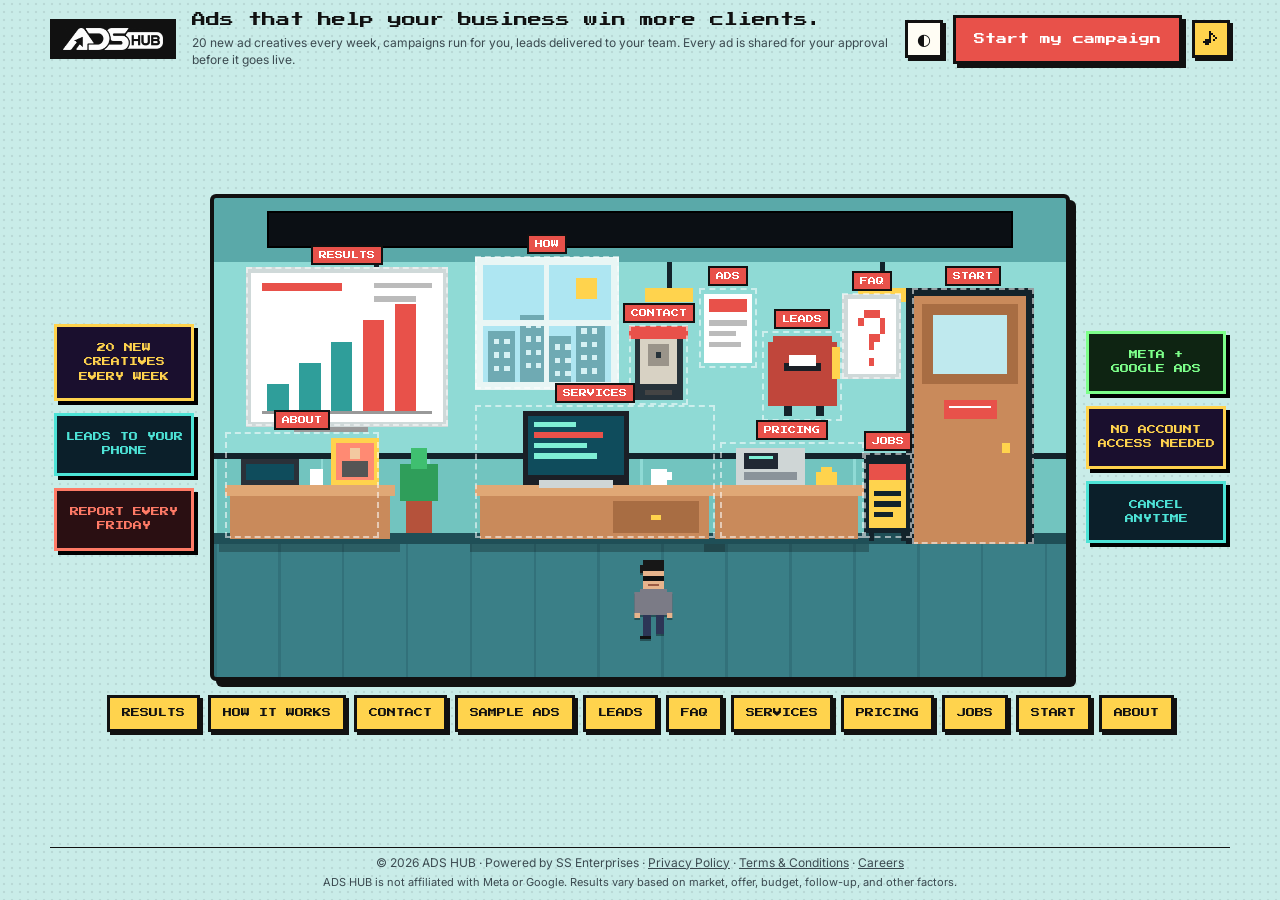
<file: index.html>
<!DOCTYPE html>
<html lang="en">
<head>
<meta charset="utf-8">
<meta name="viewport" content="width=device-width, initial-scale=1, viewport-fit=cover">
<title>ADS HUB – Performance Marketing &amp; Paid Advertising Agency</title>
<meta name="description" content="ADS HUB is a performance marketing agency running Meta and Google advertising, lead generation and e-commerce campaigns for growing businesses.">
<meta property="og:title" content="ADS HUB – Performance Marketing &amp; Paid Advertising Agency">
<meta property="og:description" content="ADS HUB is a performance marketing agency running Meta and Google advertising, lead generation and e-commerce campaigns for growing businesses.">
<link rel="icon" type="image/png" href="assets/images/favicon.png">
<link rel="apple-touch-icon" href="assets/images/apple-touch-icon.png">
<link rel="preconnect" href="https://fonts.googleapis.com">
<link href="https://fonts.googleapis.com/css2?family=Inter:wght@400;500;600;700&family=JetBrains+Mono:wght@400;500&display=swap" rel="stylesheet">
<link href="https://fonts.googleapis.com/css2?family=Press+Start+2P&family=VT323&display=swap" rel="stylesheet">
<link rel="stylesheet" href="assets/css/style.css">
</head>
<body class="game">
<div class="app">
<header class="gh"><a class="logo" href="index.html"><span class="lg"><img src="assets/images/logo-white.png" alt="ADS HUB logo" width="360" height="79"></span></a><div class="gt"><h1>Ads that help your business win more clients.</h1><p>20 new ad creatives every week, campaigns run for you, leads delivered to your team. Every ad is shared for your approval before it goes live.</p></div><div class="gtools"><button class="tg" id="tg" aria-label="Toggle dark mode">◐</button><a class="btn blue cta" href="index.html#start">Start my campaign</a></div></header>
<main class="gm" id="top"><div class="stage"><aside class="side" aria-hidden="true"><div class="bn">20 NEW CREATIVES<br>EVERY WEEK</div><div class="bn c">LEADS TO YOUR<br>PHONE</div><div class="bn r">REPORT EVERY<br>FRIDAY</div></aside><div class="scene" id="scene"><canvas id="cv" width="320" height="180" role="img" aria-label="Pixel-art illustration of the ADS HUB office. Click an object or use the buttons below to explore."></canvas><div class="led" aria-hidden="true"><span>★ WELCOME TO THE ADS HUB OFFICE ★ CLICK THE GLOWING THINGS ★ META + GOOGLE ADS ★ 20 NEW CREATIVES EVERY WEEK ★ LEADS TO YOUR PHONE ★ WEEKLY REPORT EVERY FRIDAY ★</span></div><img id="me" class="me" alt="" width="14" height="30"></div><aside class="side" aria-hidden="true"><div class="bn g">META +<br>GOOGLE ADS</div><div class="bn">NO ACCOUNT<br>ACCESS NEEDED</div><div class="bn c">CANCEL<br>ANYTIME</div></aside></div>
<div class="leg" id="leg" role="group" aria-label="Explore ADS HUB"></div>
<noscript><p class="note">This page works best with JavaScript. You can also visit our <a href="contact.html">Contact</a>, <a href="case-studies.html">Case Studies</a>, <a href="privacy-policy.html">Privacy Policy</a> and <a href="terms.html">Terms</a> pages.</p></noscript></main>
<footer class="gf"><div>© 2026 ADS HUB · Powered by SS Enterprises · <a href="privacy-policy.html">Privacy Policy</a> · <a href="terms.html">Terms &amp; Conditions</a> · <a href="index.html#jobs">Careers</a></div><div class="gd">ADS HUB is not affiliated with Meta or Google. Results vary based on market, offer, budget, follow-up, and other factors.</div></footer>
</div>
<div class="pxw" id="pw" hidden><div class="pwin" role="dialog" aria-modal="true" aria-labelledby="pt"><div class="pbar"><span id="pt"></span><button id="px" aria-label="Close">✕</button></div><div class="pbody" id="pb">
<article class="pane" id="p-about" hidden><div class="two"><div><div class="mono">About us</div><h2 style="margin-top:18px">A performance-driven<br><span class="b">ads agency.</span></h2><p class="lead">ADS HUB is a performance-driven digital marketing agency focused on helping businesses grow through strategic advertising, data-driven decisions, and result-oriented marketing solutions.</p><p class="lead" style="margin-top:-8px">We specialize in paid advertising, customer acquisition, lead generation, and campaign optimization across major digital advertising platforms.</p><div class="mono">Powered by SS Enterprises</div></div><div class="fcard"><img class="av2" src="assets/images/founder.jpg" alt="Sachin Tiwari, Founder of ADS HUB" width="96" height="96" loading="lazy"><h3>Sachin Tiwari</h3><div class="mono">Founder, ADS HUB</div><p class="note" style="font-size:16px">Sachin leads ADS HUB’s strategy and campaigns, with professional experience across:</p><div class="tags"><span>Performance Marketing</span><span>Meta Advertising</span><span>Google Advertising</span><span>Lead Generation</span><span>Campaign Strategy</span><span>Conversion Optimization</span><span>E-commerce Marketing</span></div></div></div></article>
<article class="pane" id="p-services" hidden><div class="center"><span class="chip">Services</span><h2>Everything you need to<br>acquire customers.</h2><p class="lead">Clear, focused advertising services, each with a business purpose.</p><div class="sv"><div class="svc-card"><div class="mono">01</div><h3>Meta Ads – Facebook & Instagram Advertising</h3><p>Scroll-stopping creatives and precise audience targeting that reach customers where they spend their time and turn attention into enquiries and sales.</p></div><div class="svc-card"><div class="mono">02</div><h3>Google Search Ads</h3><p>Appear when people are actively searching for what you offer, so your budget goes toward customers who are already looking.</p></div><div class="svc-card"><div class="mono">03</div><h3>Google Display Ads</h3><p>Build awareness and stay visible across websites and apps with visual ads aimed at the right audiences.</p></div><div class="svc-card"><div class="mono">04</div><h3>Google App Install Campaigns</h3><p>Drive app installs across Google’s network, optimized toward the in-app actions that matter to your business.</p></div><div class="svc-card"><div class="mono">05</div><h3>Lead Generation Campaigns</h3><p>Campaigns built to bring in enquiries, calls, and form fills, with lead delivery that gets contacts to your team quickly.</p></div><div class="svc-card"><div class="mono">06</div><h3>E-commerce Advertising</h3><p>Product-focused campaigns that connect your store to ready-to-buy customers and put spend behind what drives orders.</p></div><div class="svc-card"><div class="mono">07</div><h3>Retargeting & Remarketing</h3><p>Bring back visitors who did not convert with timely, relevant ads that remind them why they were interested.</p></div><div class="svc-card"><div class="mono">08</div><h3>Conversion Tracking & Analytics</h3><p>Accurate tracking of leads and sales so ad spend is measured and decisions rest on data, not guesses.</p></div><div class="svc-card"><div class="mono">09</div><h3>Landing Page Optimization</h3><p>Sharper messaging, layout, and forms so more of the traffic you pay for turns into enquiries or customers.</p></div></div></div></article>
<article class="pane" id="p-how" hidden><div class="two">
 <div>
  <div class="mono">How it works</div>
  <h2 style="margin-top:18px">We handle the ads.<br>You handle the <span class="b">clients.</span></h2>
  <p class="lead">From your call to live ads typically takes a few days, depending on approvals and platform review. Nothing to learn, no one to hire, and no access to your existing ad account needed.</p>
  <a class="btn dark cta" href="#">Start my campaign ↗</a> <span class="note">&nbsp;<span class="pr" data-p="meta"></span></span>
 </div>
 <div class="steps">
  <div class="st on"><div class="mono">01 · Today</div><h3>Answer six quick questions, then book a time.</h3><p>Your services, your city, and your budget. Five minutes, start to finish.</p></div>
  <div class="st on"><div class="mono">02 · After your call</div><h3>Your first ads are ready to approve.</h3><p>Offer, copy, and design. You reply with a yes or a change.</p></div>
  <div class="st on"><div class="mono">03 · After your approval</div><h3>Your campaign goes live.</h3><p>Dedicated Facebook Page, lead forms, targeting, and media buying, all handled. 20 new ads every week after that.</p></div>
  <div class="st on"><div class="mono">04 · As they come in</div><h3>Leads texted and emailed to you.</h3><p>Your team follows up. That’s the whole job.</p></div>
 </div>
</div></article>
<article class="pane" id="p-ads" hidden><div class="center">
 <span class="chip">Our ads</span>
 <h2>Ads that look like they<br>belong in the feed.</h2>
 <p class="lead">Your customers are already on Facebook and Instagram every day. We make 20 new ads a week that stop the scroll, put a real offer in front of them, and send them to your booking form.</p>
 <div class="ads">
  <div class="phone">
   <div class="sb"><span>9:41</span><span class="isl"></span><span>▮▮▮</span></div>
   <div class="ph"><span class="av"></span><div><b>yourbrand</b><br><small style="color:var(--mut)">Sponsored</small></div></div>
   <div class="cr" id="cr"></div>
   <div class="cta-bar"><span>Get offer</span><span>›</span></div>
   <div class="cap"><b>yourbrand</b> <span id="cap"></span><div style="color:var(--mut);margin-top:6px;font-size:12px">2 hours ago</div></div>
  </div>
  <div>
   <div class="tabs" id="tabs"></div>
   <h3 id="h3"></h3><p id="pp"></p>
  </div>
 </div>
 <div class="strip"><span>Sample ads for demo businesses, built from the same brief we use for every client.</span><a class="btn blue cta" href="#">Start my campaign</a></div>
</div></article>
<article class="pane" id="p-pricing" hidden><div>
 <div class="center"><div class="mono">Pricing</div><h2 style="margin-top:18px">Simple pricing.<br>Everything included.</h2><p class="lead">We build it, launch it, and keep it improving. You answer the leads. Prices below are our agency management fee; your advertising budget is paid separately.</p><div class="cur" id="curb"><button data-c="in">🇮🇳 India (₹)</button><button data-c="intl">🌍 International ($)</button></div></div>
 <div class="plans"><div class="price fold dk">
  <div><div class="mono" style="margin-bottom:12px">Meta ads · Management fee</div><div class="amt" data-a="meta"></div><p class="note">Negotiable according to project needs. Cancel anytime.</p><a class="btn dark cta" href="#">Start my campaign ↗</a></div>
  <ul>
   <li>20 new ad creatives every week</li><li>Offer, copy, and design handled</li><li>A dedicated Facebook Page</li><li>Campaign setup, targeting, and media buying</li><li>Leads texted and emailed to you instantly</li><li>A plain-English report every Friday</li>
  </ul>
 </div>
 <div class="price fold lt"><div><div class="mono" style="margin-bottom:12px">Google ads · Management fee</div><div class="amt" data-a="google"></div><p class="note">Negotiable according to project needs. Cancel anytime.</p><a class="btn dark cta" href="#" data-svc="google">Start my campaign ↗</a></div><ul><li>Campaign setup and keyword research</li><li>Search ad copy written for you</li><li>Conversion and call tracking set up</li><li>Ongoing bid and budget optimization</li><li>Search-term clean-up every week</li><li>A plain-English report every Friday</li></ul></div></div>
 <p class="fine">Prices are our monthly agency management fee. Applicable taxes are shown separately: 18% GST applies to India pricing. Your advertising budget is paid separately by you, directly to Meta or Google, and is not part of this fee. Final pricing is negotiable according to your project needs.</p>
</div></article>
<article class="pane" id="p-faq" hidden><div class="center">
 <div class="mono">FAQ</div><h2 style="margin-top:18px">Questions before you start?</h2>
 <div class="faq">
  <details open><summary>Do I need to give you access to my existing Facebook ad account?</summary><p>No. We don’t need access to your current ad account. We set up the campaign separately and handle the advertising from our side.</p></details>
  <details><summary>What do you need from me?</summary><p>Six quick answers before we talk: your services, your city, and your budget. Then you approve ads with a yes or a change.</p></details>
  <details><summary>How fast can we launch?</summary><p>Timelines depend on your business and on ad platform review. Typically your first ads are shared for approval within a day or two, and the campaign goes live after you approve them.</p></details>
  <details><summary>How many ads do you make?</summary><p>20 new ad creatives every week.</p></details>
  <details><summary>Do you manage the ads too?</summary><p>Yes. Page, lead forms, targeting, and media buying are all handled by us.</p></details>
  <details><summary>Where do the leads go?</summary><p>Straight to your phone by text and to your inbox by email, as soon as the form is filled.</p></details>
  <details><summary>Is a contract required?</summary><p>No. Cancel anytime. Pricing is negotiable according to your project needs.</p></details>
 </div>
</div></article>
<article class="pane" id="p-leads" hidden><div class="two">
 <div>
  <div class="mono">Lead delivery</div>
  <h2 style="margin-top:18px">Every lead lands<br>in your <span class="b">texts.</span></h2>
  <p class="lead">When someone fills out the form on your ad, you get a text and an email as soon as they submit: their name, their number, and what they asked about. No dashboard, no login, nothing to check. You just reply.</p>
  <div class="list">
   <div>A text to your phone<span class="mono">The moment it comes in</span></div>
   <div>An email with the full details<span class="mono">Same moment</span></div>
   <div>Name, number, and what they want<span class="mono">Every lead</span></div>
   <div class="on">First leads<span class="mono">Once your campaign is live</span></div>
  </div>
  <a class="btn dark cta" href="#">Start my campaign ↗</a> <span class="note">&nbsp;<span class="pr" data-p="meta"></span></span>
 </div>
 <div class="lock"><div class="isl"></div><div style="font-size:15px">Tuesday</div><h4>9:41</h4>
  <div class="nt"><span class="ic"></span><div style="flex:1"><div class="h"><b>Messages</b><span>now</span></div><b>New lead: Rohit S.</b>2BHK site visit · Sat after 3pm</div></div>
  <div class="nt"><span class="ic m"></span><div style="flex:1"><div class="h"><b>Mail</b><span>now</span></div><b>New lead: Rohit S.</b>His answers, number, and a one-tap reply.</div></div>
  <div class="nt old"><span class="ic"></span><div style="flex:1"><div class="h"><b>Messages</b><span>2h ago</span></div><b>New lead: Priya K.</b>Hair colour booking · This week</div></div>
 </div>
</div><div class="two">
 <div class="rep">
  <header><span class="logo"><i>▲</i></span><div><b>Your week: 23 leads, ₹640 each</b><div class="note" style="margin:0">Fri 5:02 PM · To: you</div></div></header>
  <div class="body">
   <p style="margin-top:0">Hi Rahul, here’s the week of Aug 25 to 31 at Skyline Homes.</p>
   <div class="kp"><div><small class="mono">Leads</small><b>23</b><small>up from 17 last week</small></div><div><small class="mono">Cost per lead</small><b>₹640</b><small>down from ₹820</small></div><div><small class="mono">Ad spend</small><b>₹14,720</b><small>₹2,100/day</small></div><div><small class="mono">Best ad</small><b>Site visit ad</b><small>11 of the 23 leads</small></div></div>
   <p>The site visit ad is carrying the week, so we’re putting 70% of spend behind it. The 3BHK ad is getting clicks but not forms, so we swapped the headline. 20 new creatives went live Monday.</p>
   <p style="color:var(--mut)">Nothing you need to do. Reply if you want anything changed.</p>
   <span class="badge">Sample report, demo data</span>
  </div>
 </div>
 <div>
  <div class="mono">Weekly report</div>
  <h2 style="margin-top:18px">Every Friday, one email that says how it <span class="b">went.</span></h2>
  <p class="lead">How many leads came in, what each one cost, which ad is winning, and what we changed. Written in plain English, short enough to read at a red light. No dashboard, no login.</p>
  <div class="list">
   <div>Leads, cost per lead, ad spend</div><div>Which ad is winning and why</div><div>What we changed and what’s next</div><div class="on">Nothing for you to do</div>
  </div>
  <a class="btn dark cta" href="#">Start my campaign ↗</a> <span class="note">&nbsp;<span class="pr" data-p="meta"></span></span>
 </div>
</div></article>
<article class="pane" id="p-results" hidden><div class="mono">Case studies</div><h2>Real campaign results.</h2><p class="lead">Data-driven advertising. Measurable growth. Explore how ADS HUB approaches paid advertising campaigns to generate leads, drive purchases, and improve campaign performance.</p><article class="cs"><div class="mono">Case study 01</div><h2>Generating 3,364 Leads for a Recruitment Campaign</h2><div class="meta"><span><b>Category:</b> Lead Generation</span><span><b>Platform:</b> Meta Ads – Facebook & Instagram</span></div><div class="meta"><span><b>Objective:</b> Generate recruitment enquiries through lead forms.</span></div><h3>The Challenge</h3><p>A voice and video calling platform needed a consistent flow of potential female host applicants. The campaign needed to attract relevant prospects while keeping lead acquisition costs under control.</p><h3>Our Strategy</h3><p>We developed and managed a Meta Ads lead generation campaign focused on audience relevance and lead volume. Our approach included:</p><ul><li>Audience research and targeting.</li><li>Custom-designed ad creatives and copy.</li><li>Instant Lead Forms with qualifying questions.</li><li>Campaign setup and launch.</li><li>Retargeting and A/B testing.</li><li>Ongoing budget and delivery optimization.</li></ul><h3>The Results</h3><div class="stats"><div class="stat"><b>3,364</b><span>Lead form submissions</span></div><div class="stat"><b>$0.03</b><span>Average cost per lead</span></div><div class="stat"><b>$111.31</b><span>Total ad spend</span></div></div><div class="take"><p><b>The Takeaway.</b> A structured lead generation campaign, supported by relevant creatives and optimized targeting, delivered a consistent flow of recruitment enquiries at a low acquisition cost.</p></div></article><article class="cs"><div class="mono">Case study 02</div><h2>Driving 238 Purchases with 16.47x ROAS</h2><div class="meta"><span><b>Category:</b> E-commerce Advertising</span><span><b>Platform:</b> Meta Ads</span></div><div class="meta"><span><b>Objective:</b> Generate online purchases and improve advertising returns.</span></div><h3>The Challenge</h3><p>The campaign focused on converting advertising traffic into measurable purchases while maintaining efficient use of the advertising budget.</p><h3>Our Approach</h3><p>We focused on purchase-oriented campaign execution and performance monitoring, with attention to the relationship between advertising spend and revenue generated.</p><h3>The Results</h3><div class="stats"><div class="stat"><b>238</b><span>Purchases</span></div><div class="stat"><b>16.47x</b><span>Return on ad spend (ROAS)</span></div></div><div class="take"><p><b>The Takeaway.</b> The campaign generated measurable purchase activity and delivered a reported 16.47x return on advertising spend.</p></div></article><article class="cs"><div class="mono">Case study 03</div><h2>Generating 244 Purchases with 21.47x ROAS</h2><div class="meta"><span><b>Category:</b> E-commerce Advertising</span><span><b>Platform:</b> Meta Ads</span></div><div class="meta"><span><b>Objective:</b> Drive online sales and maximize campaign returns.</span></div><h3>The Challenge</h3><p>The objective was to generate purchases through paid advertising while achieving a strong return on the advertising investment.</p><h3>Our Approach</h3><p>The campaign was managed with a purchase-focused approach, emphasizing performance tracking and advertising efficiency.</p><h3>The Results</h3><div class="stats"><div class="stat"><b>244</b><span>Purchases</span></div><div class="stat"><b>21.47x</b><span>Return on ad spend (ROAS)</span></div></div><div class="take"><p><b>The Takeaway.</b> The campaign delivered 244 purchases and a reported 21.47x ROAS, demonstrating the potential of performance-focused advertising.</p></div></article><article class="cs"><div class="mono">Case study 04</div><h2>Driving 4,090 Clicks Through Google Ads</h2><div class="meta"><span><b>Category:</b> Search Advertising</span><span><b>Platform:</b> Google Ads</span></div><div class="meta"><span><b>Objective:</b> Increase search visibility and generate website traffic.</span></div><h3>The Challenge</h3><p>The campaign aimed to improve online visibility and attract users actively searching for relevant products or services.</p><h3>Our Approach</h3><p>We used Google Ads to reach search audiences and monitored campaign delivery through impressions and clicks.</p><h3>The Results</h3><div class="stats"><div class="stat"><b>82,800+</b><span>Impressions</span></div><div class="stat"><b>4,090</b><span>Clicks</span></div><div class="stat"><b>4.94%</b><span>Click-through rate (CTR)</span></div></div><div class="take"><p><b>The Takeaway.</b> The campaign generated more than 4,000 clicks, helping increase website traffic and connect the business with users searching online.</p></div></article>
<p class="fine">Figures are as reported in Meta Ads Manager and Google Ads for these specific campaigns. Results depend on budget, market, audience, offer, and client follow-up, and past results do not guarantee future performance. Client names are withheld.</p>
<div class="csend"><h2>Let’s Build Your Next <span class="b">Success Story</span></h2><p class="lead" style="margin:16px auto 24px">Your business doesn’t need more random clicks. It needs advertising campaigns built around measurable business goals. ADS HUB helps businesses plan, launch, and optimize paid advertising campaigns across Meta and Google.</p><a class="btn blue cta" href="index.html#start">Start Your Campaign ↗</a></div></article>
<article class="pane" id="p-phone" hidden><div class="mono">Contact us</div><h2>Let’s discuss your advertising goals.</h2><p class="lead">Tell us about your business, your budget, and what you want to achieve. We will review your requirements and get back to you with the right next step.</p><div class="ct"><form id="cf" novalidate><div class="fg2"><div class="fg"><label for="f-name">Full name *</label><input id="f-name" name="name" type="text" autocomplete="name" ><small class="er" data-e="name"></small></div><div class="fg"><label for="f-email">Email address *</label><input id="f-email" name="email" type="email" autocomplete="email" ><small class="er" data-e="email"></small></div></div><div class="fg2"><div class="fg"><label for="f-phone">Phone / WhatsApp number *</label><input id="f-phone" name="phone" type="tel" autocomplete="tel" ><small class="er" data-e="phone"></small></div><div class="fg"><label for="f-business">Business name</label><input id="f-business" name="business" type="text" autocomplete="organization" ><small class="er" data-e="business"></small></div></div>
<div class="fg2"><div class="fg"><label for="f-service">Service required *</label><select id="f-service" name="service"><option value="">Select a service</option><option>Meta Ads (Facebook & Instagram)</option><option>Google Search Ads</option><option>Google Display Ads</option><option>Google App Install Campaigns</option><option>Lead Generation Campaigns</option><option>E-commerce Advertising</option><option>Retargeting & Remarketing</option><option>Conversion Tracking & Analytics</option><option>Landing Page Optimization</option><option>Not sure yet</option></select><small class="er" data-e="service"></small></div><div class="fg"><label for="f-budget">Monthly advertising budget *</label><select id="f-budget" name="budget"></select><small class="er" data-e="budget"></small></div></div>
<div class="fg"><label for="f-message">Message / campaign requirements *</label><textarea id="f-message" name="message" rows="5"></textarea><small class="er" data-e="message"></small></div>
<button class="btn blue" type="submit">Send enquiry</button><div id="res" role="status" aria-live="polite"></div></form>
<aside class="ci"><h2>Business contact</h2><div class="rows" id="ci-list"></div><p class="note">ADS HUB · Powered by SS Enterprises</p></aside></div></article>
<article class="pane" id="p-jobs" hidden><div class="mono">Careers</div><h2>Join ADS HUB</h2><p class="lead">We are hiring for two roles.</p><div class="sv"><div class="svc-card"><div class="mono">Role</div><h3>Business Developer (Sales)</h3><p>Bring new clients to ADS HUB.</p></div><div class="svc-card"><div class="mono">Role</div><h3>Ads Expert</h3><p>Run and optimise paid campaigns on Meta, Google and other platforms such as TikTok and Snapchat.</p></div></div><p class="lead">Applying takes a few quick steps: your role, experience and contact details.</p><a class="btn blue careers" href="index.html#careers">Apply now</a></article>
</div></div></div>
<div class="md" id="md" hidden><div class="mc" role="dialog" aria-modal="true"><button class="x" id="mx" aria-label="Close">×</button><div class="bar"><i id="mp"></i></div><div id="mb"></div></div></div>
<script src="assets/js/config.js"></script>
<script src="assets/js/common.js"></script>
<script src="assets/js/sfx.js"></script>
<script src="assets/js/site.js"></script>
<script src="assets/js/forms.js"></script>
<script src="assets/js/contact.js"></script>
<script src="assets/js/game.js"></script>
</body>
</html>
</file>
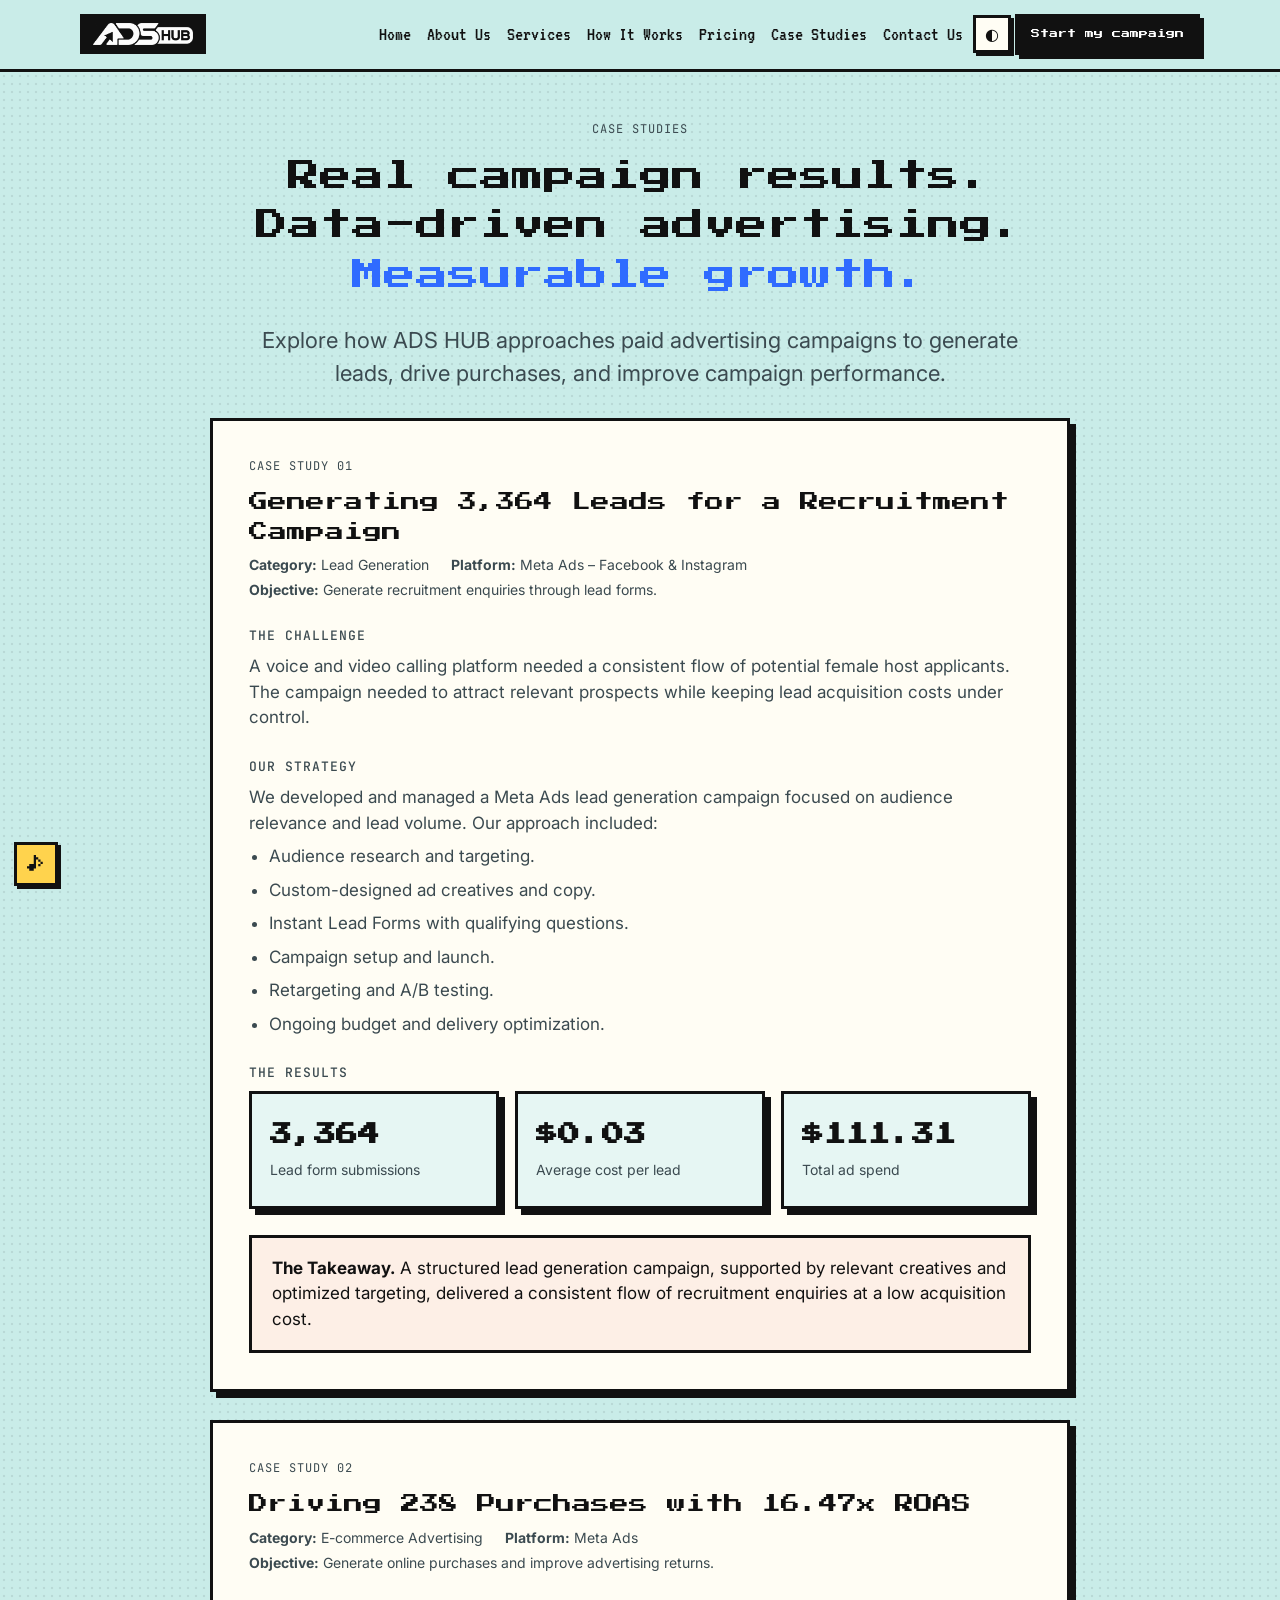
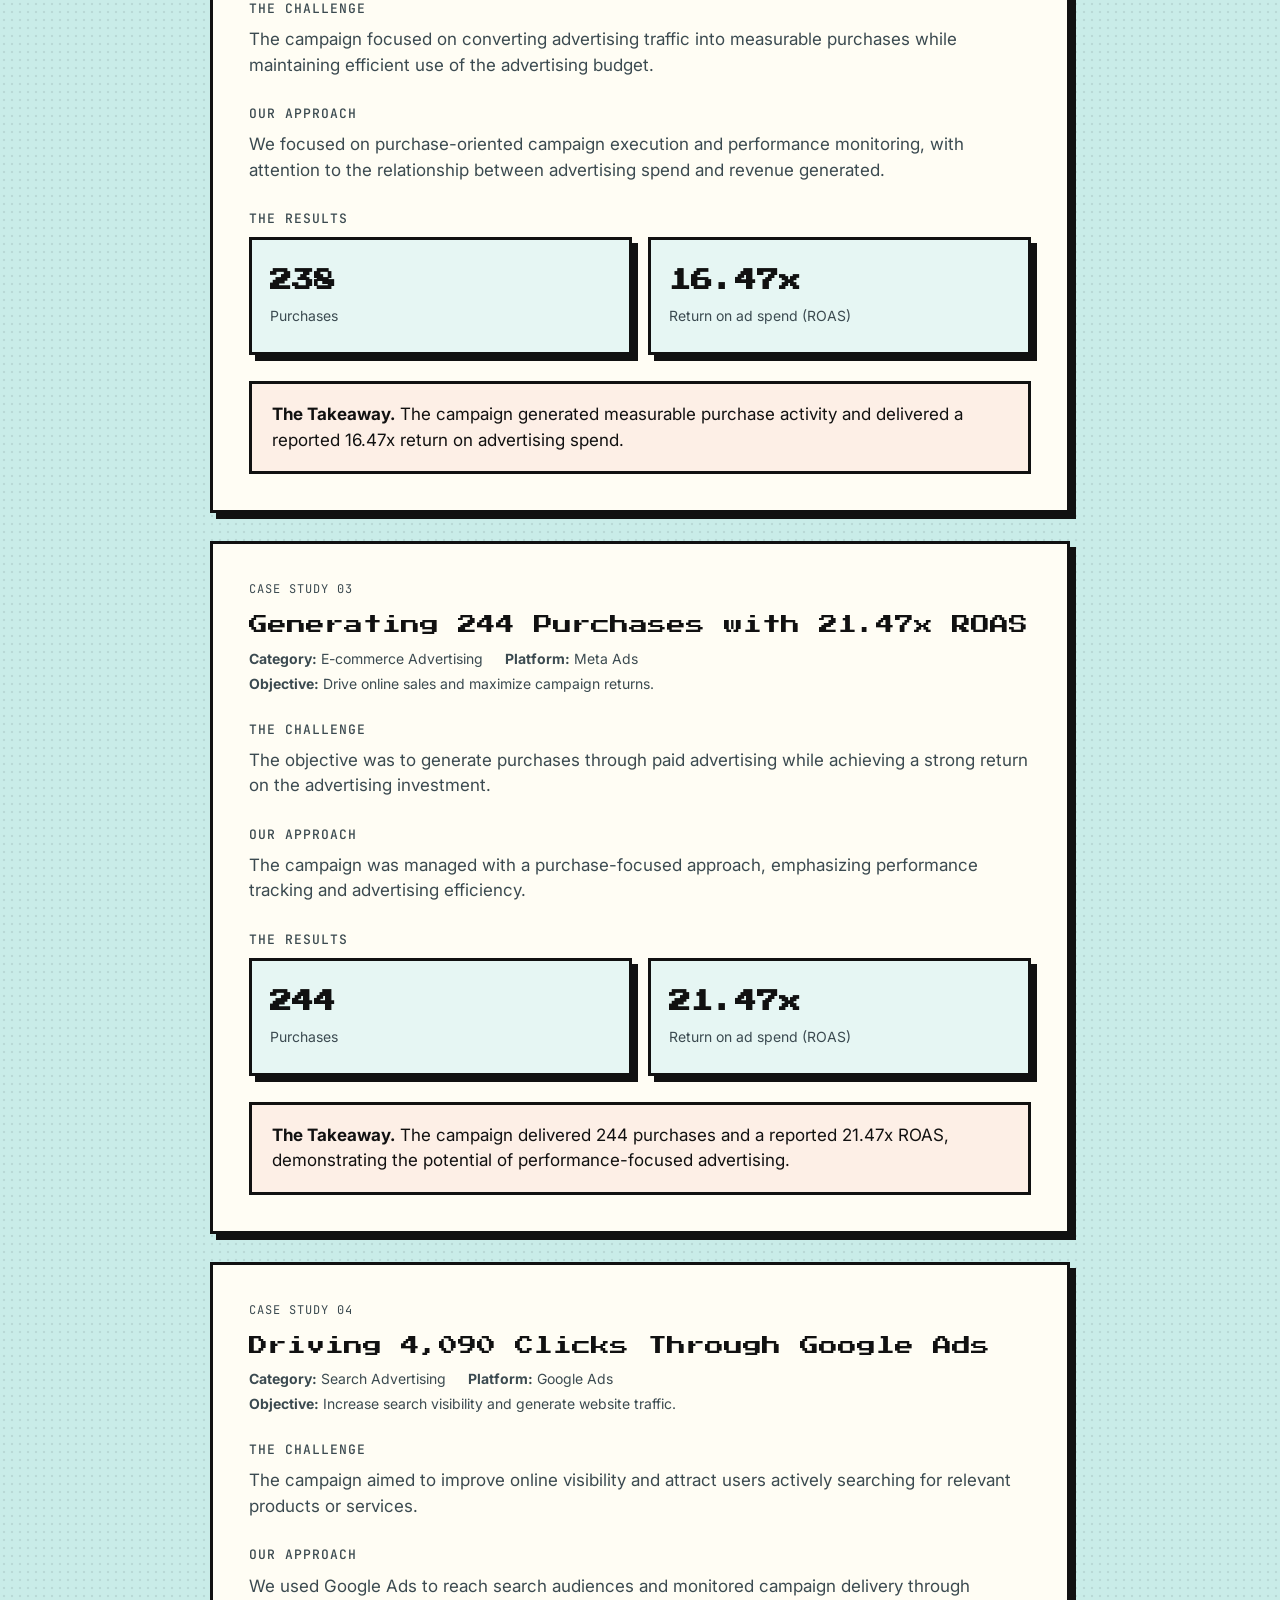
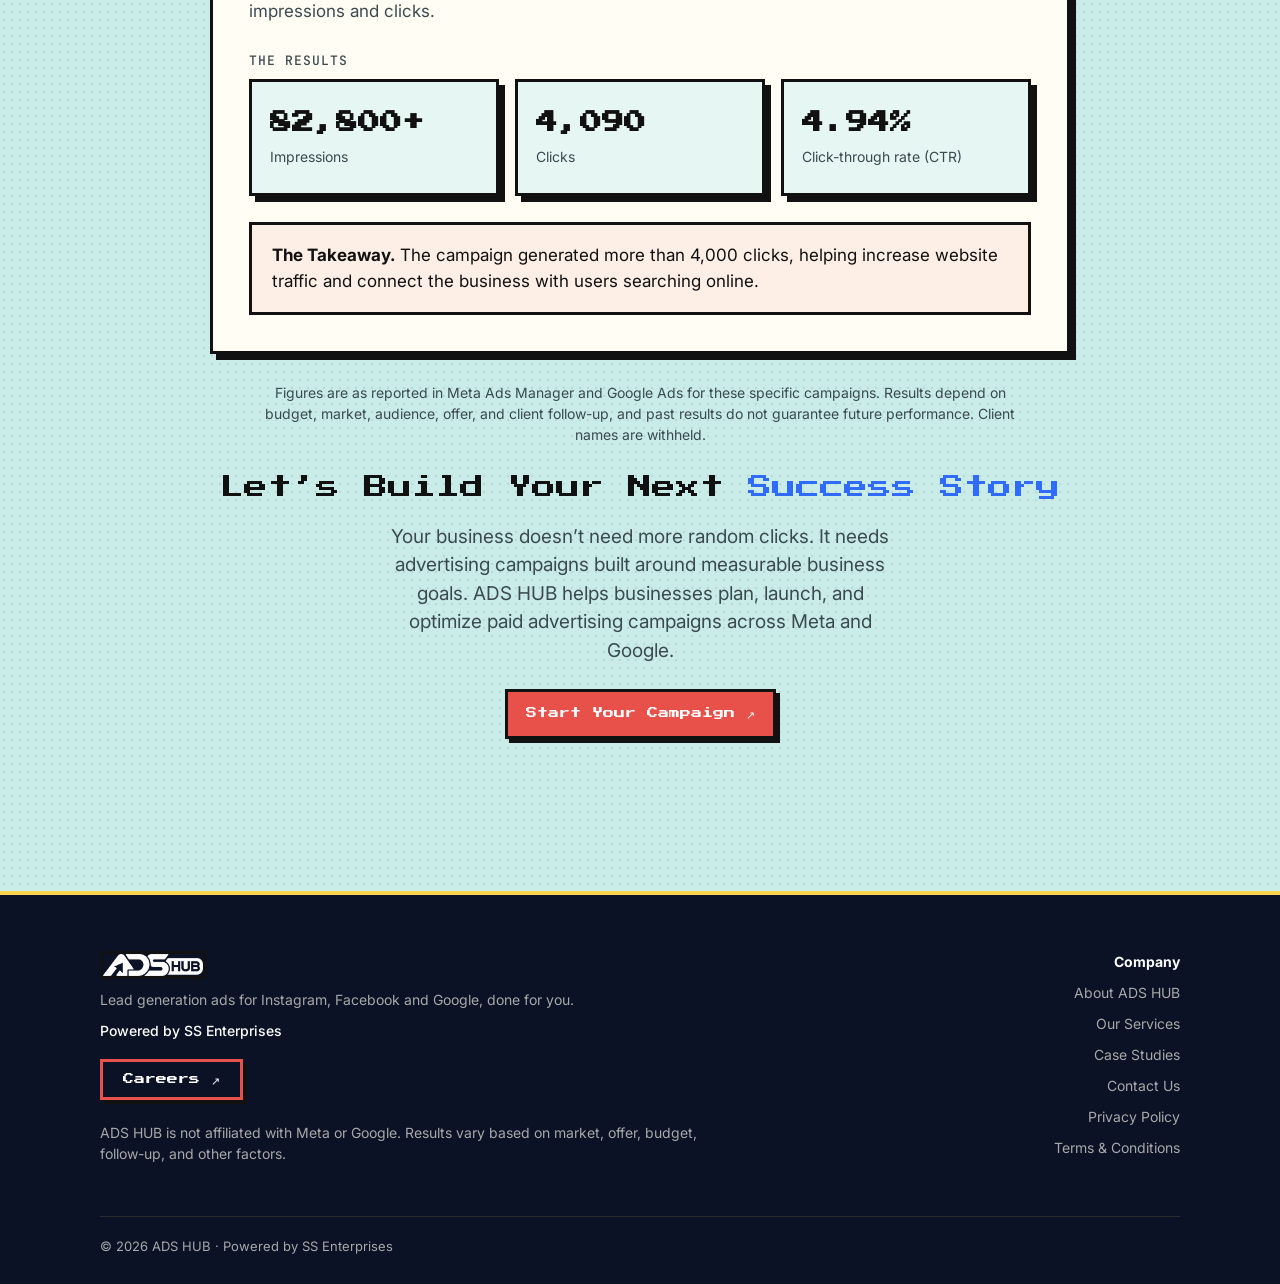
<file: case-studies.html>
<!DOCTYPE html>
<html lang="en">
<head>
<meta charset="utf-8">
<meta name="viewport" content="width=device-width, initial-scale=1, viewport-fit=cover">
<title>Case Studies – ADS HUB</title>
<meta name="description" content="Campaign case studies from ADS HUB: Meta lead generation, e-commerce advertising and Google Search campaigns, with platform-reported results.">
<meta property="og:title" content="Case Studies – ADS HUB">
<meta property="og:description" content="Campaign case studies from ADS HUB: Meta lead generation, e-commerce advertising and Google Search campaigns, with platform-reported results.">
<link rel="icon" type="image/png" href="assets/images/favicon.png">
<link rel="apple-touch-icon" href="assets/images/apple-touch-icon.png">
<link rel="preconnect" href="https://fonts.googleapis.com">
<link href="https://fonts.googleapis.com/css2?family=Inter:wght@400;500;600;700&family=JetBrains+Mono:wght@400;500&display=swap" rel="stylesheet">
<link href="https://fonts.googleapis.com/css2?family=Press+Start+2P&family=VT323&display=swap" rel="stylesheet">
<link rel="stylesheet" href="assets/css/style.css">
</head>
<body>
<nav><div class="pill"><a class="logo" href="index.html"><span class="lg"><img src="assets/images/logo-white.png" alt="ADS HUB logo" width="360" height="79"></span></a><div class="links" id="lk"><a href="index.html">Home</a><a href="index.html#about">About Us</a><a href="index.html#services">Services</a><a href="index.html#how">How It Works</a><a href="index.html#pricing">Pricing</a><a href="case-studies.html">Case Studies</a><a href="contact.html">Contact Us</a><button class="tg" id="tg" aria-label="Toggle dark mode">◐</button><a class="btn dark sm cta" href="index.html#start">Start my campaign</a></div><button class="mn" id="mn" aria-label="Open menu">☰</button></div></nav>
<main id="top"><div class="wrap"><div class="hero" style="padding-bottom:0"><div class="mono">Case studies</div><h1 style="margin-top:14px;font-size:clamp(36px,6vw,64px)">Real campaign results.<br>Data-driven advertising.<br><span class="b">Measurable growth.</span></h1><p>Explore how ADS HUB approaches paid advertising campaigns to generate leads, drive purchases, and improve campaign performance.</p></div></div>
<div class="csx"><article class="cs"><div class="mono">Case study 01</div><h2>Generating 3,364 Leads for a Recruitment Campaign</h2><div class="meta"><span><b>Category:</b> Lead Generation</span><span><b>Platform:</b> Meta Ads – Facebook & Instagram</span></div><div class="meta"><span><b>Objective:</b> Generate recruitment enquiries through lead forms.</span></div><h3>The Challenge</h3><p>A voice and video calling platform needed a consistent flow of potential female host applicants. The campaign needed to attract relevant prospects while keeping lead acquisition costs under control.</p><h3>Our Strategy</h3><p>We developed and managed a Meta Ads lead generation campaign focused on audience relevance and lead volume. Our approach included:</p><ul><li>Audience research and targeting.</li><li>Custom-designed ad creatives and copy.</li><li>Instant Lead Forms with qualifying questions.</li><li>Campaign setup and launch.</li><li>Retargeting and A/B testing.</li><li>Ongoing budget and delivery optimization.</li></ul><h3>The Results</h3><div class="stats"><div class="stat"><b>3,364</b><span>Lead form submissions</span></div><div class="stat"><b>$0.03</b><span>Average cost per lead</span></div><div class="stat"><b>$111.31</b><span>Total ad spend</span></div></div><div class="take"><p><b>The Takeaway.</b> A structured lead generation campaign, supported by relevant creatives and optimized targeting, delivered a consistent flow of recruitment enquiries at a low acquisition cost.</p></div></article><article class="cs"><div class="mono">Case study 02</div><h2>Driving 238 Purchases with 16.47x ROAS</h2><div class="meta"><span><b>Category:</b> E-commerce Advertising</span><span><b>Platform:</b> Meta Ads</span></div><div class="meta"><span><b>Objective:</b> Generate online purchases and improve advertising returns.</span></div><h3>The Challenge</h3><p>The campaign focused on converting advertising traffic into measurable purchases while maintaining efficient use of the advertising budget.</p><h3>Our Approach</h3><p>We focused on purchase-oriented campaign execution and performance monitoring, with attention to the relationship between advertising spend and revenue generated.</p><h3>The Results</h3><div class="stats"><div class="stat"><b>238</b><span>Purchases</span></div><div class="stat"><b>16.47x</b><span>Return on ad spend (ROAS)</span></div></div><div class="take"><p><b>The Takeaway.</b> The campaign generated measurable purchase activity and delivered a reported 16.47x return on advertising spend.</p></div></article><article class="cs"><div class="mono">Case study 03</div><h2>Generating 244 Purchases with 21.47x ROAS</h2><div class="meta"><span><b>Category:</b> E-commerce Advertising</span><span><b>Platform:</b> Meta Ads</span></div><div class="meta"><span><b>Objective:</b> Drive online sales and maximize campaign returns.</span></div><h3>The Challenge</h3><p>The objective was to generate purchases through paid advertising while achieving a strong return on the advertising investment.</p><h3>Our Approach</h3><p>The campaign was managed with a purchase-focused approach, emphasizing performance tracking and advertising efficiency.</p><h3>The Results</h3><div class="stats"><div class="stat"><b>244</b><span>Purchases</span></div><div class="stat"><b>21.47x</b><span>Return on ad spend (ROAS)</span></div></div><div class="take"><p><b>The Takeaway.</b> The campaign delivered 244 purchases and a reported 21.47x ROAS, demonstrating the potential of performance-focused advertising.</p></div></article><article class="cs"><div class="mono">Case study 04</div><h2>Driving 4,090 Clicks Through Google Ads</h2><div class="meta"><span><b>Category:</b> Search Advertising</span><span><b>Platform:</b> Google Ads</span></div><div class="meta"><span><b>Objective:</b> Increase search visibility and generate website traffic.</span></div><h3>The Challenge</h3><p>The campaign aimed to improve online visibility and attract users actively searching for relevant products or services.</p><h3>Our Approach</h3><p>We used Google Ads to reach search audiences and monitored campaign delivery through impressions and clicks.</p><h3>The Results</h3><div class="stats"><div class="stat"><b>82,800+</b><span>Impressions</span></div><div class="stat"><b>4,090</b><span>Clicks</span></div><div class="stat"><b>4.94%</b><span>Click-through rate (CTR)</span></div></div><div class="take"><p><b>The Takeaway.</b> The campaign generated more than 4,000 clicks, helping increase website traffic and connect the business with users searching online.</p></div></article>
<p class="fine">Figures are as reported in Meta Ads Manager and Google Ads for these specific campaigns. Results depend on budget, market, audience, offer, and client follow-up, and past results do not guarantee future performance. Client names are withheld.</p>
<div class="csend"><h2>Let’s Build Your Next <span class="b">Success Story</span></h2><p class="lead" style="margin:16px auto 24px">Your business doesn’t need more random clicks. It needs advertising campaigns built around measurable business goals. ADS HUB helps businesses plan, launch, and optimize paid advertising campaigns across Meta and Google.</p><a class="btn blue cta" href="index.html#start">Start Your Campaign ↗</a></div></div></main>
<footer class="ft"><div class="wrap"><div><a class="logo" href="index.html"><span class="lg"><img src="assets/images/logo-white.png" alt="ADS HUB logo" width="360" height="79"></span></a><p>Lead generation ads for Instagram, Facebook and Google, done for you.</p><p class="pw">Powered by SS Enterprises</p><a class="btn sm careers" href="index.html#careers">Careers ↗</a><p class="disc">ADS HUB is not affiliated with Meta or Google. Results vary based on market, offer, budget, follow-up, and other factors.</p></div><div class="fn"><b>Company</b><a href="index.html#about">About ADS HUB</a><a href="index.html#services">Our Services</a><a href="case-studies.html">Case Studies</a><a href="contact.html">Contact Us</a><a href="privacy-policy.html">Privacy Policy</a><a href="terms.html">Terms &amp; Conditions</a></div><div class="cp">© 2026 ADS HUB · Powered by SS Enterprises</div></div></footer>
<script src="assets/js/config.js"></script>
<script src="assets/js/common.js"></script>
<script src="assets/js/sfx.js"></script>
</body>
</html>
</file>
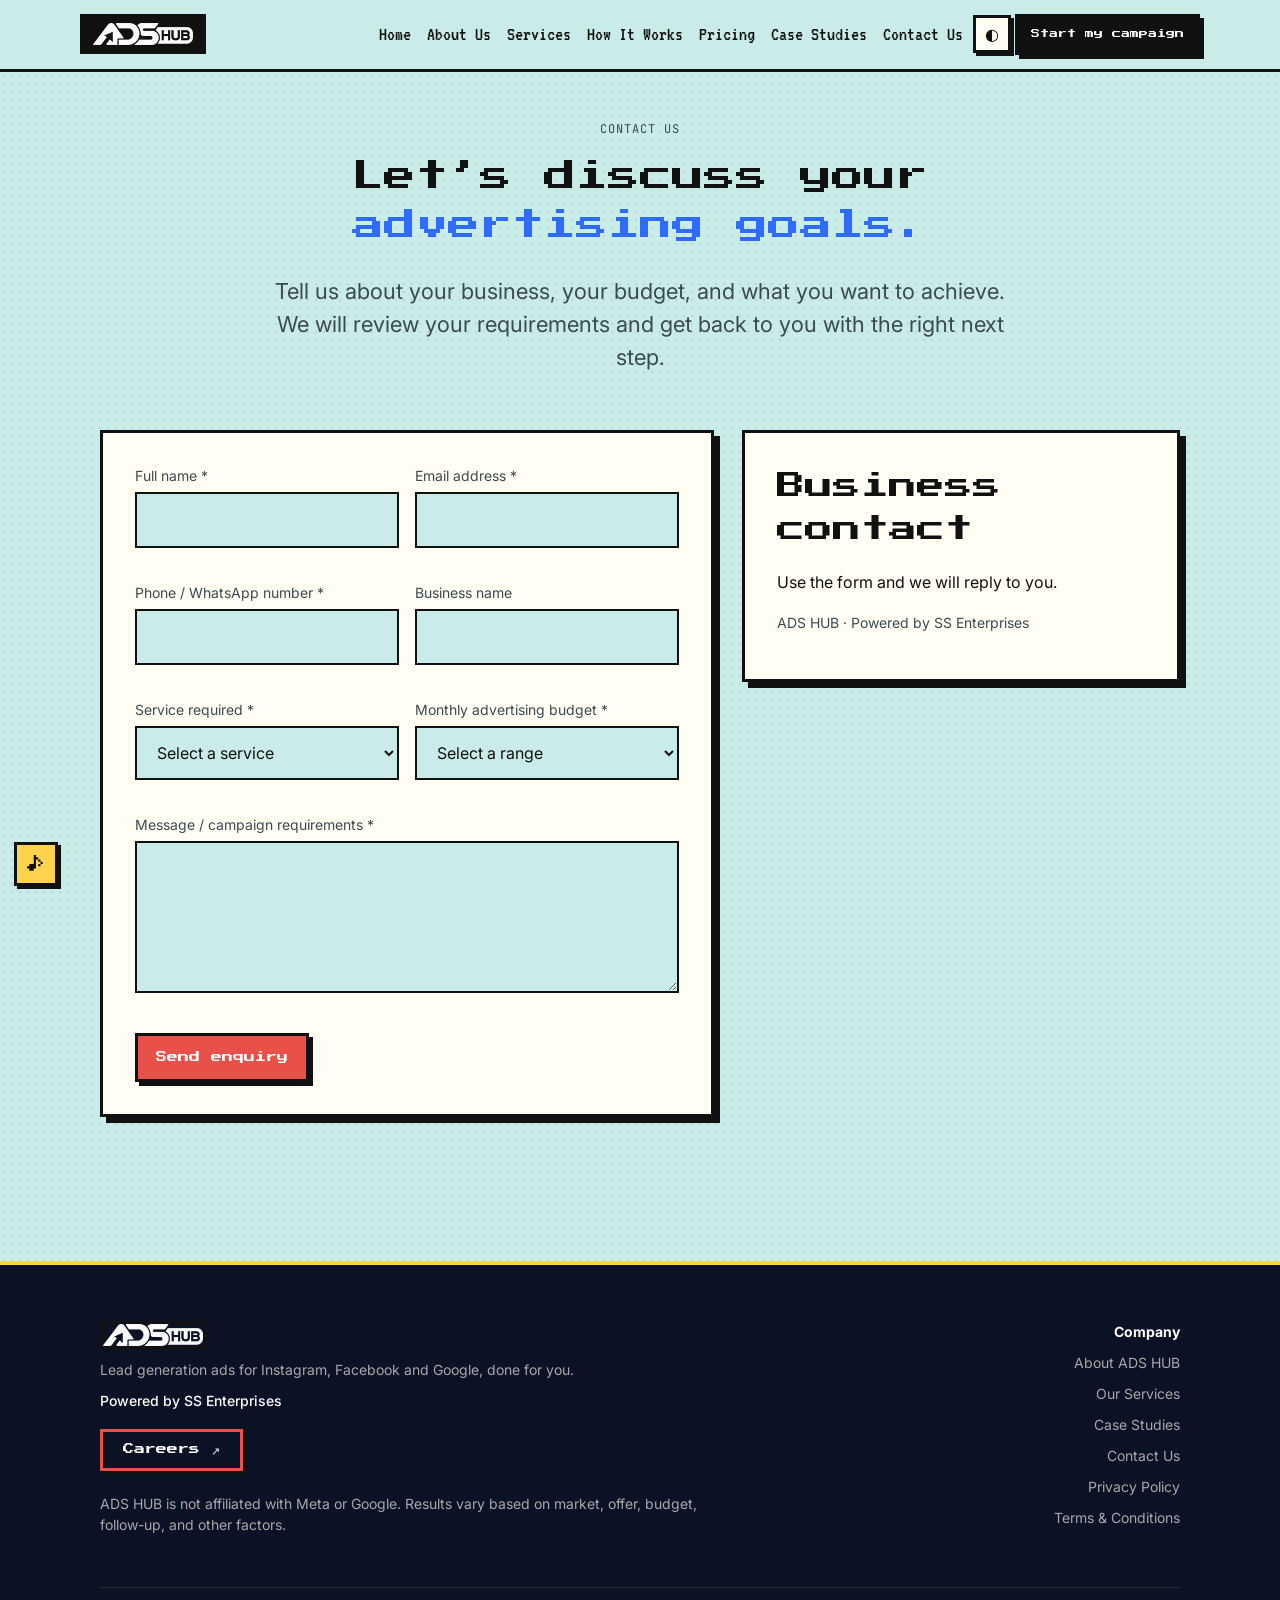
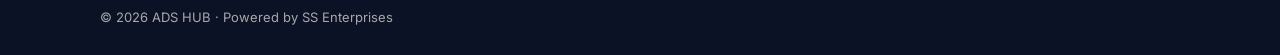
<file: contact.html>
<!DOCTYPE html>
<html lang="en">
<head>
<meta charset="utf-8">
<meta name="viewport" content="width=device-width, initial-scale=1, viewport-fit=cover">
<title>Contact ADS HUB – Discuss Your Advertising Requirements</title>
<meta name="description" content="Contact ADS HUB to discuss Meta and Google advertising, lead generation and e-commerce campaigns for your business.">
<meta property="og:title" content="Contact ADS HUB – Discuss Your Advertising Requirements">
<meta property="og:description" content="Contact ADS HUB to discuss Meta and Google advertising, lead generation and e-commerce campaigns for your business.">
<link rel="icon" type="image/png" href="assets/images/favicon.png">
<link rel="apple-touch-icon" href="assets/images/apple-touch-icon.png">
<link rel="preconnect" href="https://fonts.googleapis.com">
<link href="https://fonts.googleapis.com/css2?family=Inter:wght@400;500;600;700&family=JetBrains+Mono:wght@400;500&display=swap" rel="stylesheet">
<link href="https://fonts.googleapis.com/css2?family=Press+Start+2P&family=VT323&display=swap" rel="stylesheet">
<link rel="stylesheet" href="assets/css/style.css">
</head>
<body>
<nav><div class="pill"><a class="logo" href="index.html"><span class="lg"><img src="assets/images/logo-white.png" alt="ADS HUB logo" width="360" height="79"></span></a><div class="links" id="lk"><a href="index.html">Home</a><a href="index.html#about">About Us</a><a href="index.html#services">Services</a><a href="index.html#how">How It Works</a><a href="index.html#pricing">Pricing</a><a href="case-studies.html">Case Studies</a><a href="contact.html">Contact Us</a><button class="tg" id="tg" aria-label="Toggle dark mode">◐</button><a class="btn dark sm cta" href="index.html#start">Start my campaign</a></div><button class="mn" id="mn" aria-label="Open menu">☰</button></div></nav>
<main id="top"><div class="wrap"><div class="hero" style="padding-bottom:8px"><div class="mono">Contact us</div><h1 style="margin-top:14px;font-size:clamp(36px,6vw,64px)">Let’s discuss your<br><span class="b">advertising goals.</span></h1><p>Tell us about your business, your budget, and what you want to achieve. We will review your requirements and get back to you with the right next step.</p></div>
<div class="ct"><form id="cf" novalidate><div class="fg2"><div class="fg"><label for="f-name">Full name *</label><input id="f-name" name="name" type="text" autocomplete="name" ><small class="er" data-e="name"></small></div><div class="fg"><label for="f-email">Email address *</label><input id="f-email" name="email" type="email" autocomplete="email" ><small class="er" data-e="email"></small></div></div><div class="fg2"><div class="fg"><label for="f-phone">Phone / WhatsApp number *</label><input id="f-phone" name="phone" type="tel" autocomplete="tel" ><small class="er" data-e="phone"></small></div><div class="fg"><label for="f-business">Business name</label><input id="f-business" name="business" type="text" autocomplete="organization" ><small class="er" data-e="business"></small></div></div>
<div class="fg2"><div class="fg"><label for="f-service">Service required *</label><select id="f-service" name="service"><option value="">Select a service</option><option>Meta Ads (Facebook & Instagram)</option><option>Google Search Ads</option><option>Google Display Ads</option><option>Google App Install Campaigns</option><option>Lead Generation Campaigns</option><option>E-commerce Advertising</option><option>Retargeting & Remarketing</option><option>Conversion Tracking & Analytics</option><option>Landing Page Optimization</option><option>Not sure yet</option></select><small class="er" data-e="service"></small></div><div class="fg"><label for="f-budget">Monthly advertising budget *</label><select id="f-budget" name="budget"></select><small class="er" data-e="budget"></small></div></div>
<div class="fg"><label for="f-message">Message / campaign requirements *</label><textarea id="f-message" name="message" rows="5"></textarea><small class="er" data-e="message"></small></div>
<button class="btn blue" type="submit">Send enquiry</button><div id="res" role="status" aria-live="polite"></div></form>
<aside class="ci"><h2>Business contact</h2><div class="rows" id="ci-list"></div><p class="note">ADS HUB · Powered by SS Enterprises</p></aside></div></div></main>
<footer class="ft"><div class="wrap"><div><a class="logo" href="index.html"><span class="lg"><img src="assets/images/logo-white.png" alt="ADS HUB logo" width="360" height="79"></span></a><p>Lead generation ads for Instagram, Facebook and Google, done for you.</p><p class="pw">Powered by SS Enterprises</p><a class="btn sm careers" href="index.html#careers">Careers ↗</a><p class="disc">ADS HUB is not affiliated with Meta or Google. Results vary based on market, offer, budget, follow-up, and other factors.</p></div><div class="fn"><b>Company</b><a href="index.html#about">About ADS HUB</a><a href="index.html#services">Our Services</a><a href="case-studies.html">Case Studies</a><a href="contact.html">Contact Us</a><a href="privacy-policy.html">Privacy Policy</a><a href="terms.html">Terms &amp; Conditions</a></div><div class="cp">© 2026 ADS HUB · Powered by SS Enterprises</div></div></footer>
<script src="assets/js/config.js"></script>
<script src="assets/js/common.js"></script>
<script src="assets/js/sfx.js"></script>
<script src="assets/js/contact.js"></script>
</body>
</html>
</file>
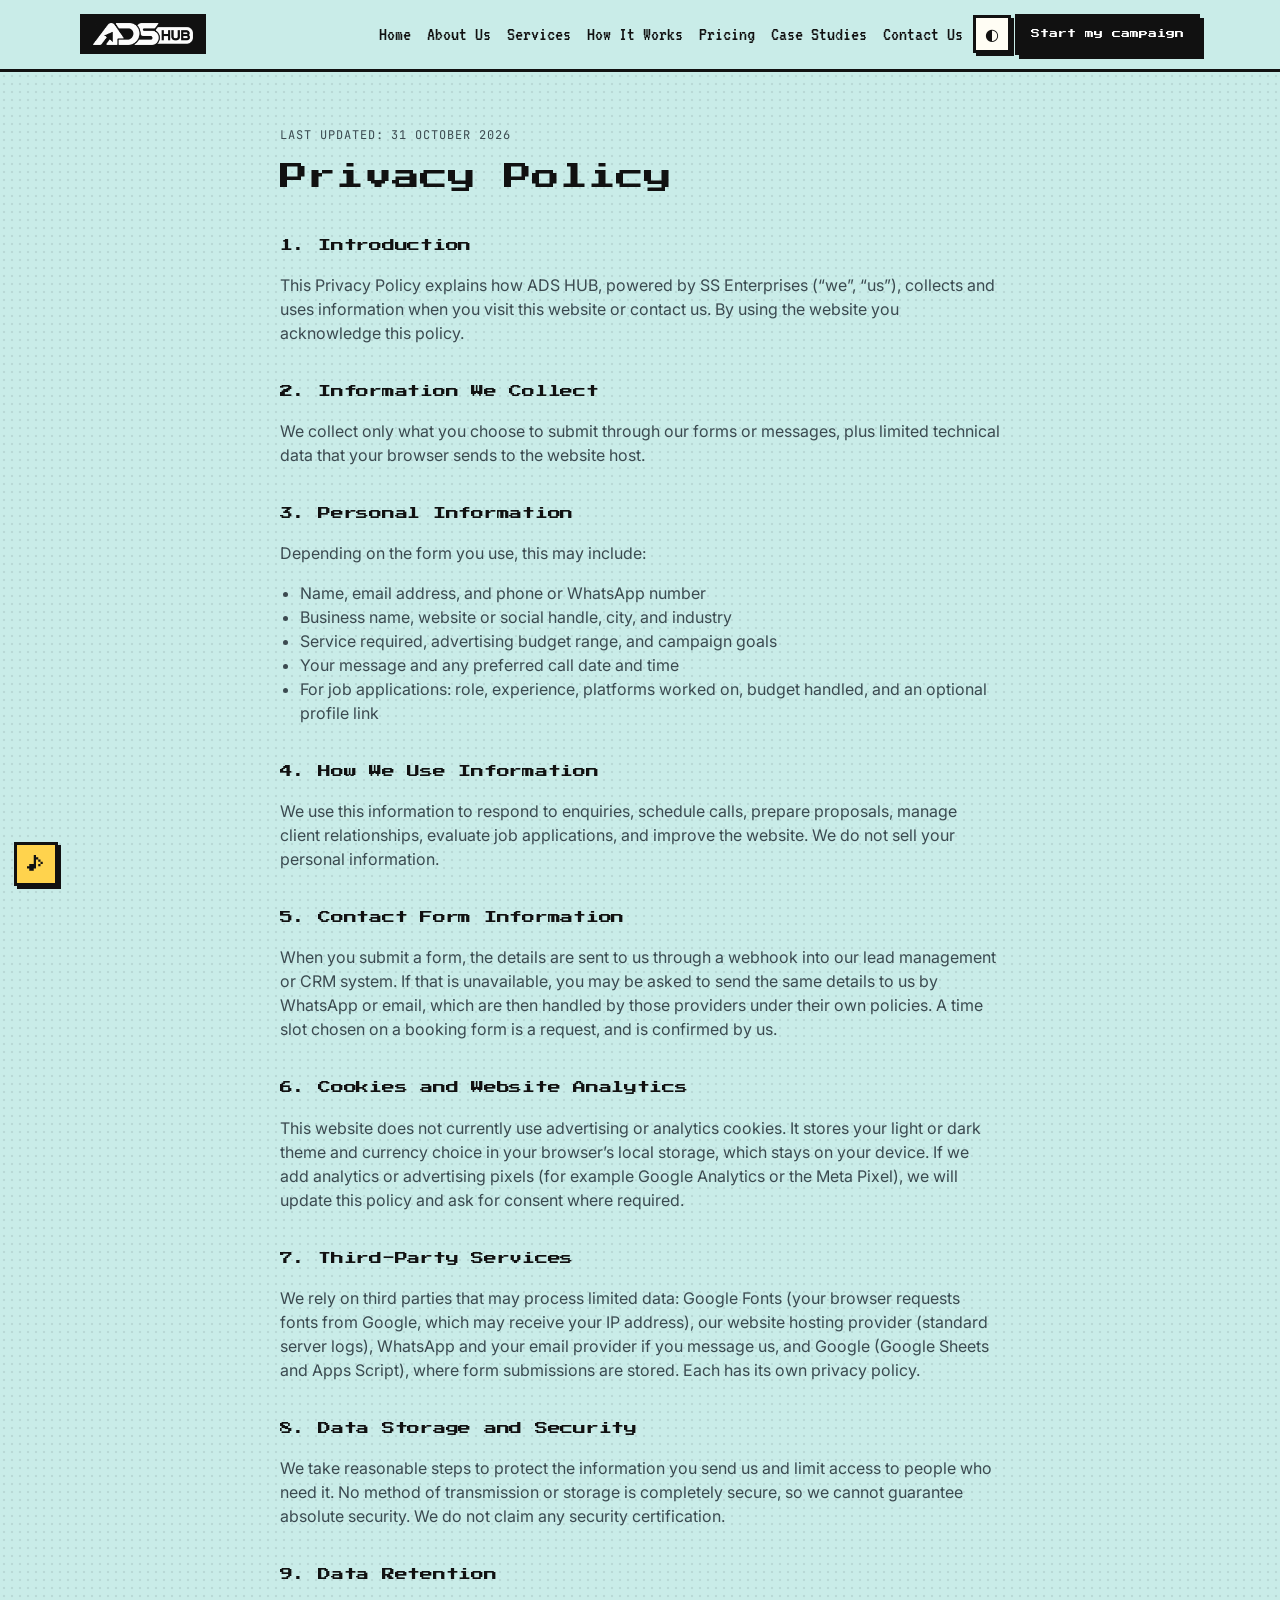
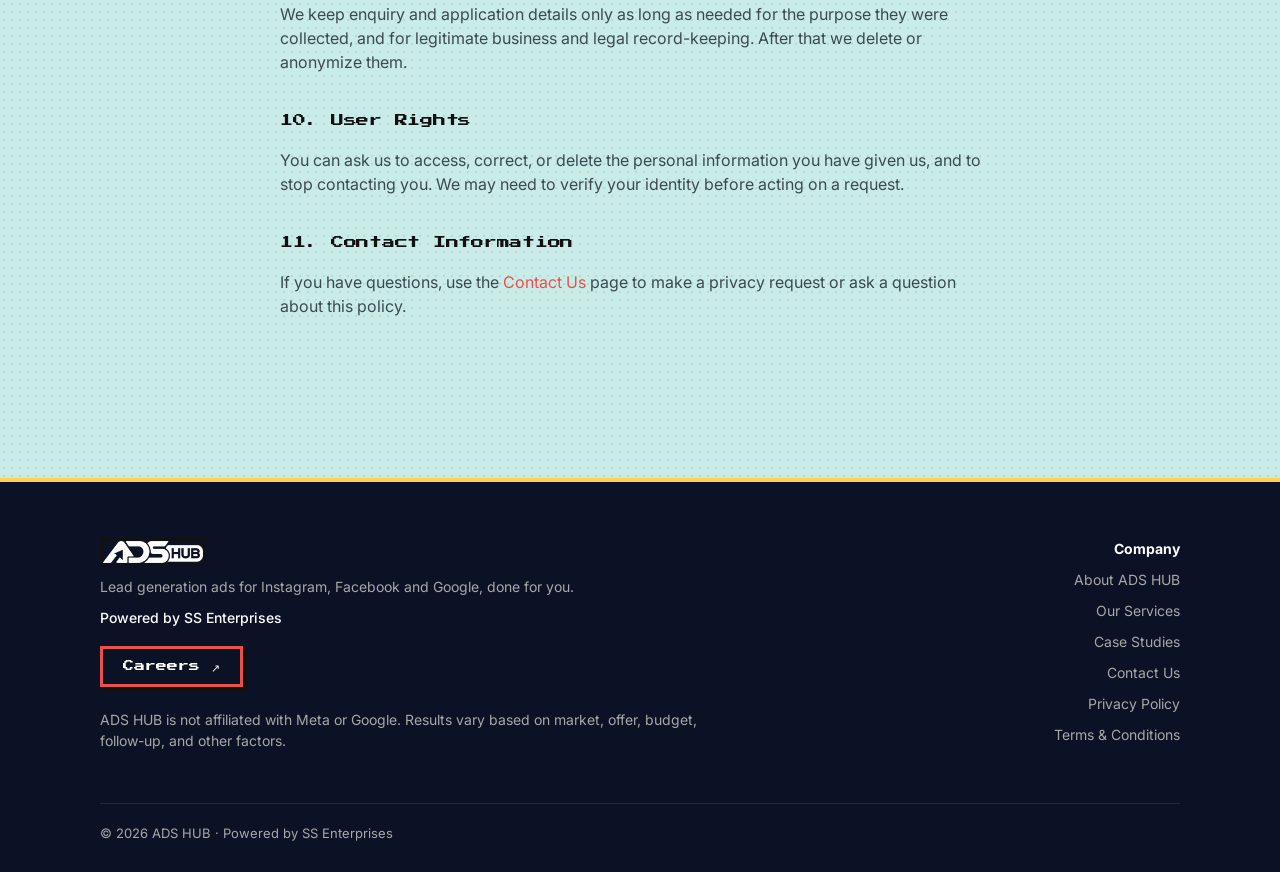
<file: privacy-policy.html>
<!DOCTYPE html>
<html lang="en">
<head>
<meta charset="utf-8">
<meta name="viewport" content="width=device-width, initial-scale=1, viewport-fit=cover">
<title>Privacy Policy – ADS HUB</title>
<meta name="description" content="How ADS HUB collects, uses and protects information submitted through its website and contact forms.">
<meta property="og:title" content="Privacy Policy – ADS HUB">
<meta property="og:description" content="How ADS HUB collects, uses and protects information submitted through its website and contact forms.">
<link rel="icon" type="image/png" href="assets/images/favicon.png">
<link rel="apple-touch-icon" href="assets/images/apple-touch-icon.png">
<link rel="preconnect" href="https://fonts.googleapis.com">
<link href="https://fonts.googleapis.com/css2?family=Inter:wght@400;500;600;700&family=JetBrains+Mono:wght@400;500&display=swap" rel="stylesheet">
<link href="https://fonts.googleapis.com/css2?family=Press+Start+2P&family=VT323&display=swap" rel="stylesheet">
<link rel="stylesheet" href="assets/css/style.css">
</head>
<body>
<nav><div class="pill"><a class="logo" href="index.html"><span class="lg"><img src="assets/images/logo-white.png" alt="ADS HUB logo" width="360" height="79"></span></a><div class="links" id="lk"><a href="index.html">Home</a><a href="index.html#about">About Us</a><a href="index.html#services">Services</a><a href="index.html#how">How It Works</a><a href="index.html#pricing">Pricing</a><a href="case-studies.html">Case Studies</a><a href="contact.html">Contact Us</a><button class="tg" id="tg" aria-label="Toggle dark mode">◐</button><a class="btn dark sm cta" href="index.html#start">Start my campaign</a></div><button class="mn" id="mn" aria-label="Open menu">☰</button></div></nav>
<main id="top"><article class="doc"><div class="mono">Last updated: 31 October 2026</div><h1 style="margin-top:12px">Privacy Policy</h1><h2>1. Introduction</h2><p>This Privacy Policy explains how ADS HUB, powered by SS Enterprises (“we”, “us”), collects and uses information when you visit this website or contact us. By using the website you acknowledge this policy.</p><h2>2. Information We Collect</h2><p>We collect only what you choose to submit through our forms or messages, plus limited technical data that your browser sends to the website host.</p><h2>3. Personal Information</h2><p>Depending on the form you use, this may include:</p><ul><li>Name, email address, and phone or WhatsApp number</li><li>Business name, website or social handle, city, and industry</li><li>Service required, advertising budget range, and campaign goals</li><li>Your message and any preferred call date and time</li><li>For job applications: role, experience, platforms worked on, budget handled, and an optional profile link</li></ul><h2>4. How We Use Information</h2><p>We use this information to respond to enquiries, schedule calls, prepare proposals, manage client relationships, evaluate job applications, and improve the website. We do not sell your personal information.</p><h2>5. Contact Form Information</h2><p>When you submit a form, the details are sent to us through a webhook into our lead management or CRM system. If that is unavailable, you may be asked to send the same details to us by WhatsApp or email, which are then handled by those providers under their own policies. A time slot chosen on a booking form is a request, and is confirmed by us.</p><h2>6. Cookies and Website Analytics</h2><p>This website does not currently use advertising or analytics cookies. It stores your light or dark theme and currency choice in your browser’s local storage, which stays on your device. If we add analytics or advertising pixels (for example Google Analytics or the Meta Pixel), we will update this policy and ask for consent where required.</p><h2>7. Third-Party Services</h2><p>We rely on third parties that may process limited data: Google Fonts (your browser requests fonts from Google, which may receive your IP address), our website hosting provider (standard server logs), WhatsApp and your email provider if you message us, and Google (Google Sheets and Apps Script), where form submissions are stored. Each has its own privacy policy.</p><h2>8. Data Storage and Security</h2><p>We take reasonable steps to protect the information you send us and limit access to people who need it. No method of transmission or storage is completely secure, so we cannot guarantee absolute security. We do not claim any security certification.</p><h2>9. Data Retention</h2><p>We keep enquiry and application details only as long as needed for the purpose they were collected, and for legitimate business and legal record-keeping. After that we delete or anonymize them.</p><h2>10. User Rights</h2><p>You can ask us to access, correct, or delete the personal information you have given us, and to stop contacting you. We may need to verify your identity before acting on a request.</p><h2>11. Contact Information</h2><p>If you have questions, use the <a href="contact.html">Contact Us</a> page to make a privacy request or ask a question about this policy.</p></article></main>
<footer class="ft"><div class="wrap"><div><a class="logo" href="index.html"><span class="lg"><img src="assets/images/logo-white.png" alt="ADS HUB logo" width="360" height="79"></span></a><p>Lead generation ads for Instagram, Facebook and Google, done for you.</p><p class="pw">Powered by SS Enterprises</p><a class="btn sm careers" href="index.html#careers">Careers ↗</a><p class="disc">ADS HUB is not affiliated with Meta or Google. Results vary based on market, offer, budget, follow-up, and other factors.</p></div><div class="fn"><b>Company</b><a href="index.html#about">About ADS HUB</a><a href="index.html#services">Our Services</a><a href="case-studies.html">Case Studies</a><a href="contact.html">Contact Us</a><a href="privacy-policy.html">Privacy Policy</a><a href="terms.html">Terms &amp; Conditions</a></div><div class="cp">© 2026 ADS HUB · Powered by SS Enterprises</div></div></footer>
<script src="assets/js/config.js"></script>
<script src="assets/js/common.js"></script>
<script src="assets/js/sfx.js"></script>
</body>
</html>
</file>
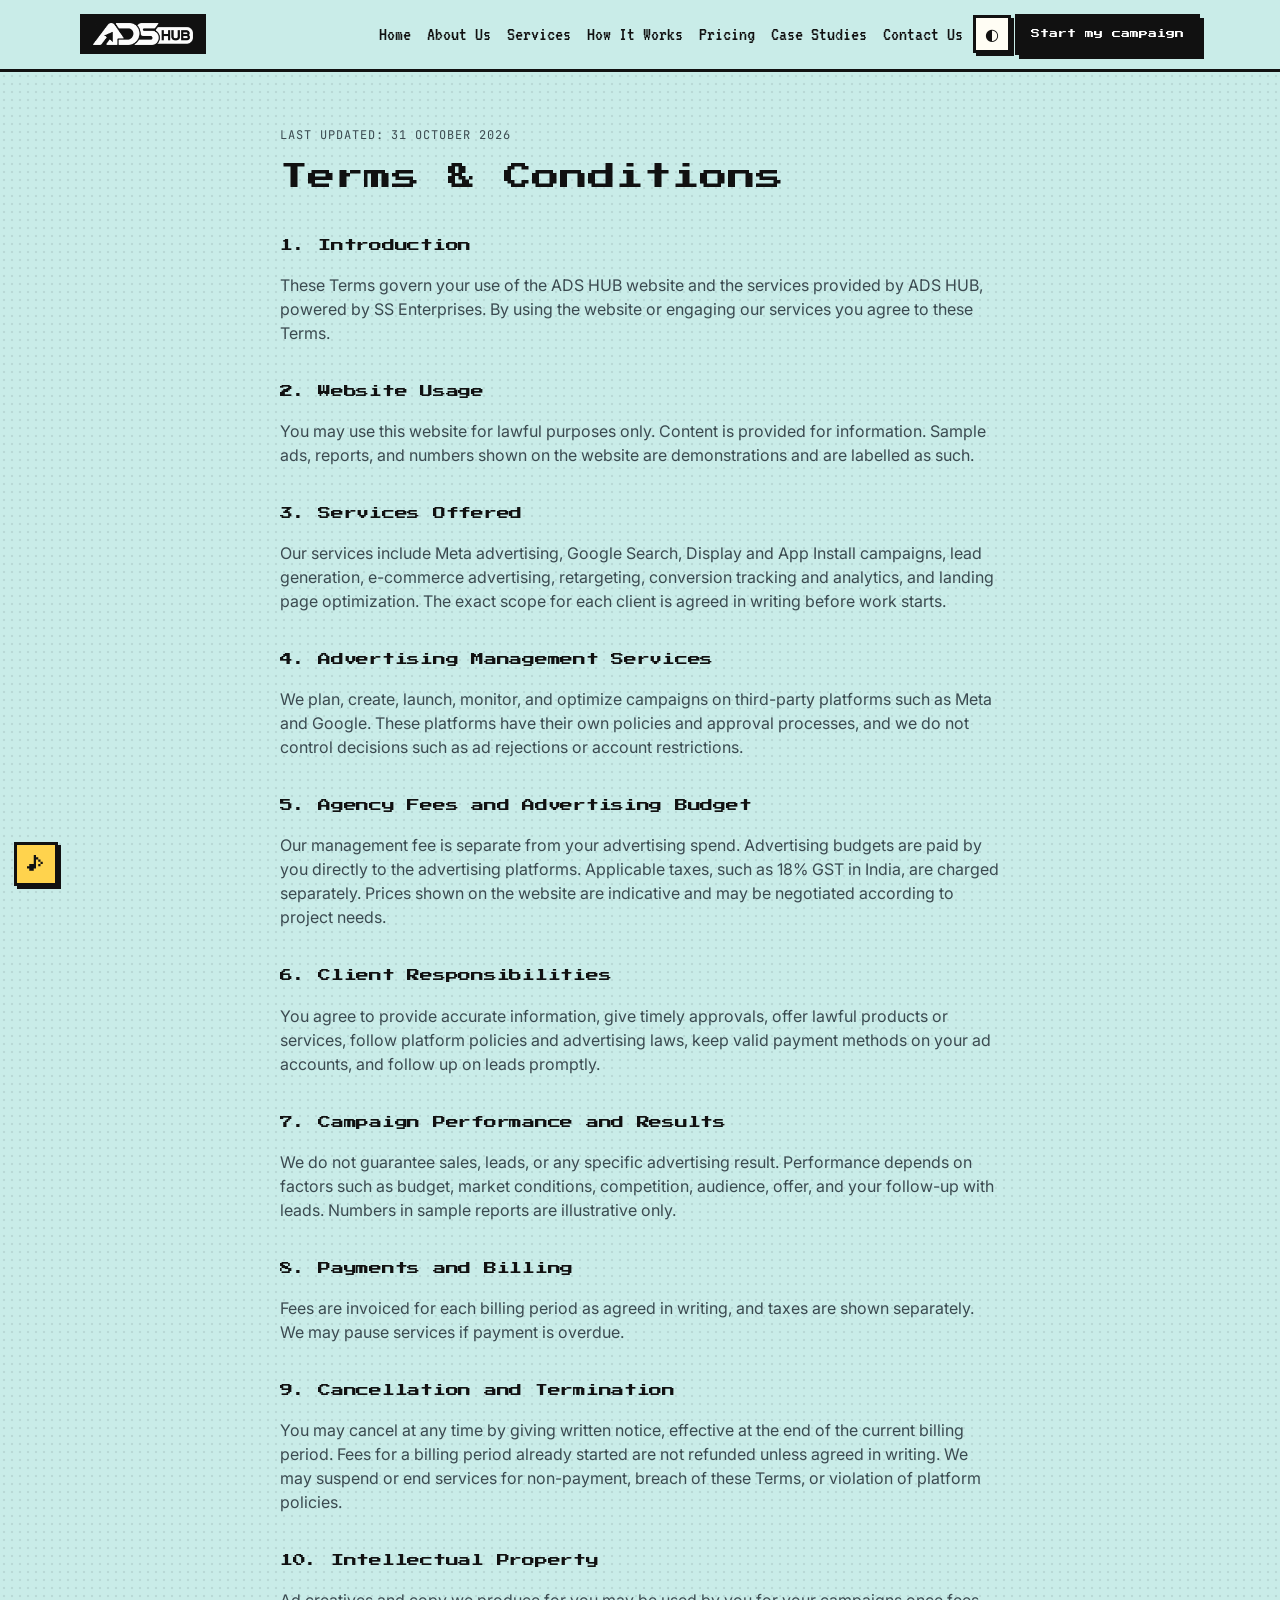
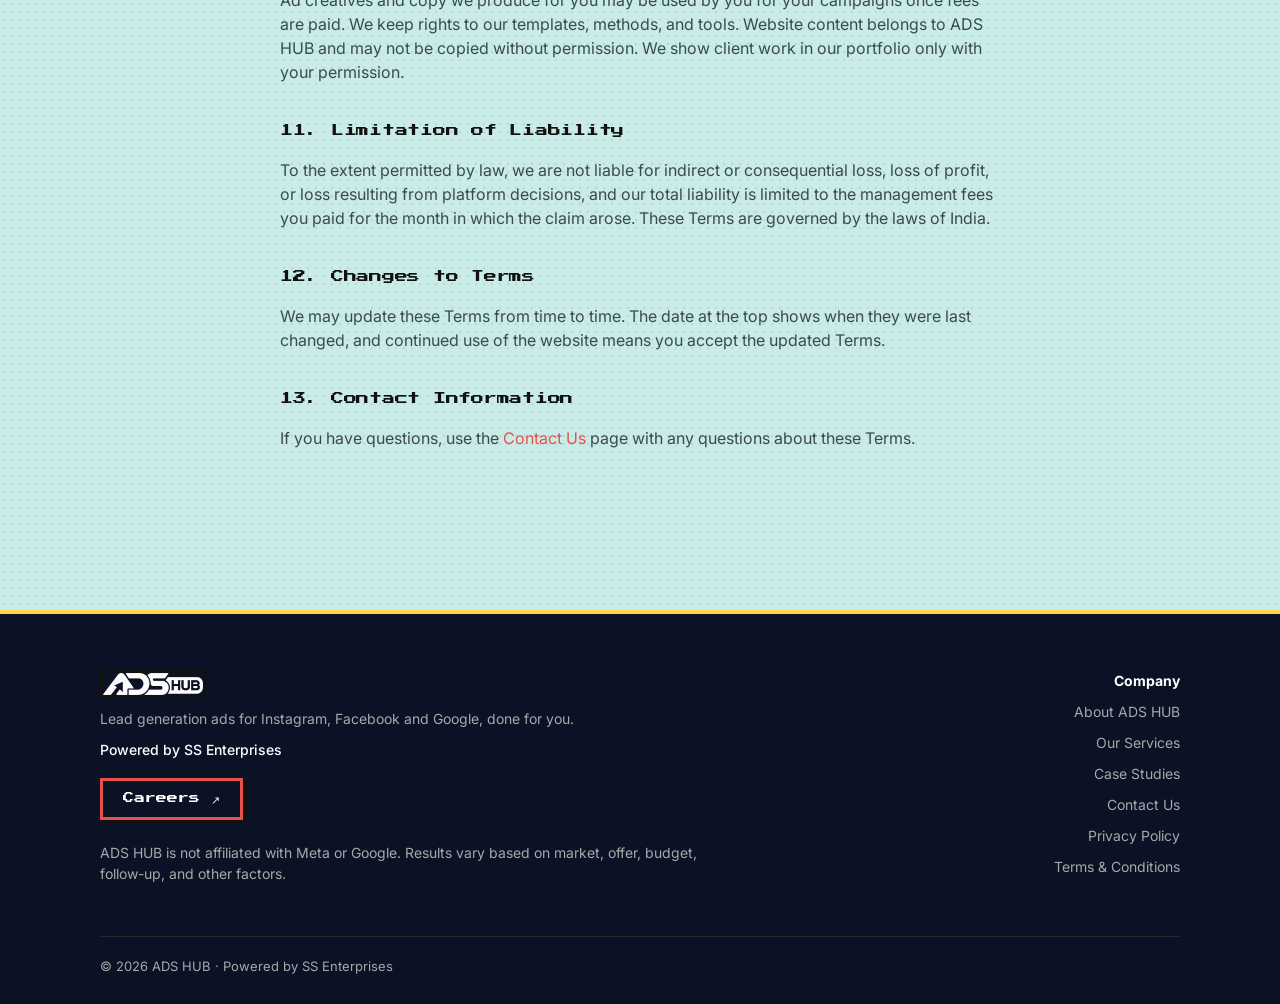
<file: terms.html>
<!DOCTYPE html>
<html lang="en">
<head>
<meta charset="utf-8">
<meta name="viewport" content="width=device-width, initial-scale=1, viewport-fit=cover">
<title>Terms &amp; Conditions – ADS HUB</title>
<meta name="description" content="Terms and conditions for using the ADS HUB website and its paid advertising and performance marketing services.">
<meta property="og:title" content="Terms &amp; Conditions – ADS HUB">
<meta property="og:description" content="Terms and conditions for using the ADS HUB website and its paid advertising and performance marketing services.">
<link rel="icon" type="image/png" href="assets/images/favicon.png">
<link rel="apple-touch-icon" href="assets/images/apple-touch-icon.png">
<link rel="preconnect" href="https://fonts.googleapis.com">
<link href="https://fonts.googleapis.com/css2?family=Inter:wght@400;500;600;700&family=JetBrains+Mono:wght@400;500&display=swap" rel="stylesheet">
<link href="https://fonts.googleapis.com/css2?family=Press+Start+2P&family=VT323&display=swap" rel="stylesheet">
<link rel="stylesheet" href="assets/css/style.css">
</head>
<body>
<nav><div class="pill"><a class="logo" href="index.html"><span class="lg"><img src="assets/images/logo-white.png" alt="ADS HUB logo" width="360" height="79"></span></a><div class="links" id="lk"><a href="index.html">Home</a><a href="index.html#about">About Us</a><a href="index.html#services">Services</a><a href="index.html#how">How It Works</a><a href="index.html#pricing">Pricing</a><a href="case-studies.html">Case Studies</a><a href="contact.html">Contact Us</a><button class="tg" id="tg" aria-label="Toggle dark mode">◐</button><a class="btn dark sm cta" href="index.html#start">Start my campaign</a></div><button class="mn" id="mn" aria-label="Open menu">☰</button></div></nav>
<main id="top"><article class="doc"><div class="mono">Last updated: 31 October 2026</div><h1 style="margin-top:12px">Terms &amp; Conditions</h1><h2>1. Introduction</h2><p>These Terms govern your use of the ADS HUB website and the services provided by ADS HUB, powered by SS Enterprises. By using the website or engaging our services you agree to these Terms.</p><h2>2. Website Usage</h2><p>You may use this website for lawful purposes only. Content is provided for information. Sample ads, reports, and numbers shown on the website are demonstrations and are labelled as such.</p><h2>3. Services Offered</h2><p>Our services include Meta advertising, Google Search, Display and App Install campaigns, lead generation, e-commerce advertising, retargeting, conversion tracking and analytics, and landing page optimization. The exact scope for each client is agreed in writing before work starts.</p><h2>4. Advertising Management Services</h2><p>We plan, create, launch, monitor, and optimize campaigns on third-party platforms such as Meta and Google. These platforms have their own policies and approval processes, and we do not control decisions such as ad rejections or account restrictions.</p><h2>5. Agency Fees and Advertising Budget</h2><p>Our management fee is separate from your advertising spend. Advertising budgets are paid by you directly to the advertising platforms. Applicable taxes, such as 18% GST in India, are charged separately. Prices shown on the website are indicative and may be negotiated according to project needs.</p><h2>6. Client Responsibilities</h2><p>You agree to provide accurate information, give timely approvals, offer lawful products or services, follow platform policies and advertising laws, keep valid payment methods on your ad accounts, and follow up on leads promptly.</p><h2>7. Campaign Performance and Results</h2><p>We do not guarantee sales, leads, or any specific advertising result. Performance depends on factors such as budget, market conditions, competition, audience, offer, and your follow-up with leads. Numbers in sample reports are illustrative only.</p><h2>8. Payments and Billing</h2><p>Fees are invoiced for each billing period as agreed in writing, and taxes are shown separately. We may pause services if payment is overdue.</p><h2>9. Cancellation and Termination</h2><p>You may cancel at any time by giving written notice, effective at the end of the current billing period. Fees for a billing period already started are not refunded unless agreed in writing. We may suspend or end services for non-payment, breach of these Terms, or violation of platform policies.</p><h2>10. Intellectual Property</h2><p>Ad creatives and copy we produce for you may be used by you for your campaigns once fees are paid. We keep rights to our templates, methods, and tools. Website content belongs to ADS HUB and may not be copied without permission. We show client work in our portfolio only with your permission.</p><h2>11. Limitation of Liability</h2><p>To the extent permitted by law, we are not liable for indirect or consequential loss, loss of profit, or loss resulting from platform decisions, and our total liability is limited to the management fees you paid for the month in which the claim arose. These Terms are governed by the laws of India.</p><h2>12. Changes to Terms</h2><p>We may update these Terms from time to time. The date at the top shows when they were last changed, and continued use of the website means you accept the updated Terms.</p><h2>13. Contact Information</h2><p>If you have questions, use the <a href="contact.html">Contact Us</a> page with any questions about these Terms.</p></article></main>
<footer class="ft"><div class="wrap"><div><a class="logo" href="index.html"><span class="lg"><img src="assets/images/logo-white.png" alt="ADS HUB logo" width="360" height="79"></span></a><p>Lead generation ads for Instagram, Facebook and Google, done for you.</p><p class="pw">Powered by SS Enterprises</p><a class="btn sm careers" href="index.html#careers">Careers ↗</a><p class="disc">ADS HUB is not affiliated with Meta or Google. Results vary based on market, offer, budget, follow-up, and other factors.</p></div><div class="fn"><b>Company</b><a href="index.html#about">About ADS HUB</a><a href="index.html#services">Our Services</a><a href="case-studies.html">Case Studies</a><a href="contact.html">Contact Us</a><a href="privacy-policy.html">Privacy Policy</a><a href="terms.html">Terms &amp; Conditions</a></div><div class="cp">© 2026 ADS HUB · Powered by SS Enterprises</div></div></footer>
<script src="assets/js/config.js"></script>
<script src="assets/js/common.js"></script>
<script src="assets/js/sfx.js"></script>
</body>
</html>
</file>
<file: assets/css/style.css>
:root{--bg:#fff;--fg:#0b0b0f;--mut:#6b6f7a;--line:#e8e9ee;--soft:#f4f5f8;--blue:#2f5bff;--card:#fff;--dark:#0b0b0f;--ondark:#fff;
box-sizing:border-box;padding-top:env(safe-area-inset-top,0px);padding-bottom:env(safe-area-inset-bottom,0px);color-scheme:light}
@media (prefers-color-scheme:dark){:root:not([data-theme="light"]){--bg:#0b0b0f;--fg:#f4f5f8;--mut:#9a9ea9;--line:#24262e;--soft:#16181e;--card:#14161b;--dark:#f4f5f8;--ondark:#0b0b0f;color-scheme:dark}}
:root[data-theme="dark"]{--bg:#0b0b0f;--fg:#f4f5f8;--mut:#9a9ea9;--line:#24262e;--soft:#16181e;--card:#14161b;--dark:#f4f5f8;--ondark:#0b0b0f;color-scheme:dark}
html{scroll-behavior:smooth;scroll-padding-top:calc(env(safe-area-inset-top,0px) + 90px)}
*{box-sizing:border-box}
body{margin:0;background:var(--bg);color:var(--fg);font-family:Inter,system-ui,-apple-system,"Segoe UI",sans-serif;line-height:1.5;-webkit-font-smoothing:antialiased}
body::before{content:"";position:fixed;inset:0 0 auto;height:env(safe-area-inset-top,0px);z-index:10;background:var(--bg)}
a{color:inherit;text-decoration:none}
.wrap{max-width:1120px;margin:0 auto;padding:0 20px}
.mono{font-family:"JetBrains Mono",ui-monospace,monospace;font-size:12px;letter-spacing:.08em;text-transform:uppercase;color:var(--mut)}
h1,h2{letter-spacing:-.045em;line-height:1.02;margin:0;font-weight:700}
h1{font-size:clamp(40px,8vw,88px)}h2{font-size:clamp(32px,5vw,56px)}
.b{color:var(--blue)}
nav{position:sticky;top:calc(env(safe-area-inset-top,0px) + 12px);z-index:20;max-width:1120px;margin:12px auto 0;padding:0 12px}
.pill{display:flex;align-items:center;justify-content:space-between;background:color-mix(in srgb,var(--bg) 88%,transparent);backdrop-filter:blur(12px);border:1px solid var(--line);border-radius:999px;padding:8px 10px 8px 14px;box-shadow:0 6px 24px rgba(0,0,0,.06)}
.logo{display:flex;align-items:center;gap:10px;font-weight:600}
.logo i{width:32px;height:32px;border-radius:9px;background:var(--blue);display:grid;place-items:center;color:#fff;font-style:normal;font-size:16px}
.links{display:flex;align-items:center;gap:26px;font-size:15px;color:var(--mut)}
.btn{display:inline-flex;align-items:center;gap:8px;padding:14px 26px;border-radius:999px;font-weight:600;font-size:16px;border:1px solid var(--line);background:var(--card);color:var(--fg);cursor:pointer}
.btn.blue{background:var(--blue);color:#fff;border-color:var(--blue)}
.btn.dark{background:var(--dark);color:var(--ondark);border-color:var(--dark)}
.btn.sm{padding:10px 20px}
.hero{text-align:center;padding:48px 0 24px}
.tag{display:inline-flex;gap:8px;align-items:center;border:1px solid var(--line);border-radius:999px;padding:8px 16px;font-size:14px;font-weight:500;margin-bottom:28px}
.hero p{max-width:760px;margin:24px auto;font-size:clamp(17px,2.2vw,22px);color:var(--mut)}
.row{display:flex;gap:12px;justify-content:center;flex-wrap:wrap;margin-top:28px}
.note{color:var(--mut);font-size:14px;margin-top:14px}
.marq{overflow:hidden;margin:40px 0;mask-image:linear-gradient(90deg,transparent,#000 8%,#000 92%,transparent);-webkit-mask-image:linear-gradient(90deg,transparent,#000 8%,#000 92%,transparent)}
.track{display:flex;gap:12px;width:max-content;animation:m 40s linear infinite}
.track span{background:var(--soft);padding:12px 22px;border-radius:999px;font-size:16px;white-space:nowrap}
@keyframes m{to{transform:translateX(-50%)}}
@media (prefers-reduced-motion:reduce){.track{animation:none}}
section{padding:72px 0}
.two{display:grid;grid-template-columns:1fr 1fr;gap:56px;align-items:center}
.lead{color:var(--mut);font-size:19px;max-width:520px;margin:20px 0 28px}
.steps{position:relative;padding-left:36px;border-left:0}
.steps::before{content:"";position:absolute;left:7px;top:8px;bottom:8px;width:1px;background:var(--line)}
.steps::after{content:"";position:absolute;left:7px;top:8px;width:1px;height:var(--p,0px);background:var(--blue)}
.st{position:relative;margin-bottom:34px}
.st::before{content:"";position:absolute;left:-36px;top:5px;width:15px;height:15px;border-radius:50%;background:var(--fg);transition:background .3s}
.st.on::before{background:var(--blue)}
.st h3,.st .mono{transition:color .3s}
.st.on .mono{color:var(--blue)}
.st h3{margin:6px 0 4px;font-size:24px;letter-spacing:-.03em;font-weight:600}
.st.on h3{color:var(--blue)}
.st p{margin:0;color:var(--mut)}
.center{text-align:center}.center .lead{margin-left:auto;margin-right:auto}
.chip{display:inline-block;background:#e9eeff;color:var(--blue);border-radius:999px;padding:7px 16px;font-size:14px;margin-bottom:20px}
.ads{display:grid;grid-template-columns:380px 1fr;gap:64px;align-items:center;margin-top:48px;text-align:left}
.phone{width:100%;max-width:360px;margin:0 auto;border:12px solid #0b0b0f;border-radius:52px;background:var(--card);overflow:hidden;box-shadow:0 30px 60px rgba(0,0,0,.12)}
.sb{display:flex;justify-content:space-between;align-items:center;padding:12px 20px 6px;font-size:13px;font-weight:600}
.isl{width:96px;height:26px;border-radius:99px;background:#0b0b0f}
.ph{display:flex;align-items:center;gap:10px;padding:8px 14px;font-size:14px}
.av{width:30px;height:30px;border-radius:50%;background:#f3e7e5;display:grid;place-items:center}.av::after{content:"";width:9px;height:9px;border-radius:50%;background:#c4566a}
.cr{aspect-ratio:1;background:#f4ece3;display:grid;place-items:center;text-align:center;padding:20px;color:#2b2320;transition:.3s}
.cr .t{font-family:Georgia,"Times New Roman",serif}
.cr .big{font-family:Georgia,serif;font-size:60px;color:#b85468;line-height:1;margin:8px 0}
.cr small{font-size:11px;letter-spacing:.1em;text-transform:uppercase}
.cta-bar{background:#e8eeff;color:var(--blue);padding:14px;font-weight:600;font-size:14px;display:flex;justify-content:space-between}
.cap{padding:12px 14px 18px;font-size:13px;color:var(--fg)}
.tabs{display:inline-flex;background:var(--soft);border-radius:999px;padding:6px;gap:4px;margin-bottom:28px;flex-wrap:wrap}
.tabs button{border:0;background:transparent;font:inherit;color:var(--mut);padding:12px 22px;border-radius:999px;cursor:pointer;font-weight:500}
.tabs button.on{background:var(--card);color:var(--fg);box-shadow:0 1px 4px rgba(0,0,0,.1)}
.ads h3{font-size:clamp(28px,3.5vw,40px);letter-spacing:-.04em;line-height:1.08;margin:0 0 16px}
.ads p{color:var(--mut);font-size:17px;max-width:560px}
.strip{display:flex;justify-content:space-between;align-items:center;gap:20px;border-top:1px solid var(--line);margin-top:56px;padding-top:28px;color:var(--mut);flex-wrap:wrap}
.list{border-top:1.5px solid var(--fg);margin:28px 0}
.list div{display:flex;justify-content:space-between;gap:12px;padding:18px 0;border-bottom:1px solid var(--line);font-size:19px}
.list div span{font-size:11px}
.list .on{color:var(--blue)}
.lock{max-width:340px;margin:0 auto;border:12px solid #0b0b0f;border-radius:52px;background:#e6e8f2;padding:20px 12px 40px;text-align:center;color:#0b0b0f}
.lock .isl{margin:0 auto 24px}
.lock h4{font-size:64px;letter-spacing:-.05em;margin:4px 0 20px;font-weight:700}
.nt{background:rgba(255,255,255,.92);border-radius:22px;padding:14px;margin-top:10px;display:flex;gap:12px;text-align:left;font-size:13px}
.nt.old{opacity:.6}
.nt .ic{width:36px;height:36px;border-radius:10px;background:#34c759;flex:none}
.nt .ic.m{background:#2f5bff}
.nt b{display:block;font-size:14px}
.nt .h{display:flex;justify-content:space-between;color:#555}
.rep{background:var(--card);border:1px solid var(--line);border-radius:28px;overflow:hidden}
.rep header{padding:20px 24px;border-bottom:1px solid var(--line);display:flex;gap:14px;align-items:center}
.rep .body{padding:24px}
.kp{display:grid;grid-template-columns:1fr 1fr;gap:12px;margin:18px 0}
.kp div{border:1px solid var(--line);border-radius:16px;padding:16px}
.kp b{display:block;font-size:30px;letter-spacing:-.03em}
.kp small{color:var(--mut)}
.badge{display:inline-block;border:1px dashed var(--mut);color:var(--mut);border-radius:99px;padding:3px 12px;font-size:12px;margin-top:12px}
.price{background:var(--soft);border-radius:36px;padding:48px;display:grid;grid-template-columns:1fr 1fr;gap:48px;align-items:center}
.amt{font-size:clamp(64px,9vw,104px);font-weight:700;letter-spacing:-.06em;line-height:1}
.amt small{font-size:22px;letter-spacing:0;color:var(--mut);font-weight:500}
.price ul{list-style:none;padding:0;margin:0}
.price li{padding:12px 0 12px 32px;position:relative;border-bottom:1px solid var(--line)}
.price li::before{content:"✓";position:absolute;left:0;color:var(--blue);font-weight:700}
.faq{max-width:760px;margin:40px auto 0;text-align:left}
details{border-top:1px solid var(--line);padding:22px 0}
details:last-child{border-bottom:1px solid var(--line)}
summary{list-style:none;cursor:pointer;font-weight:600;font-size:18px;display:flex;justify-content:space-between;gap:16px}
summary::-webkit-details-marker{display:none}
summary::after{content:"+";font-size:26px;line-height:1;font-weight:400}
details[open] summary::after{content:"–"}
details p{color:var(--mut);margin:14px 0 0;max-width:640px}
footer{border-top:1px solid var(--line);padding:36px 0 48px;color:var(--mut);font-size:14px}
footer .wrap{display:flex;justify-content:space-between;gap:24px;flex-wrap:wrap;align-items:flex-start}
footer p{margin:10px 0 0}
footer .disc{margin-top:22px;max-width:640px}
footer .btn{margin-top:18px;color:var(--fg)}
footer .fr{text-align:right;line-height:2}
.tg{border:1px solid var(--line);background:var(--card);color:var(--fg);width:38px;height:38px;border-radius:50%;cursor:pointer;font-size:16px}
.cur{display:inline-flex;gap:4px;background:var(--soft);border-radius:999px;padding:5px;margin-top:20px}
.cur button{border:0;background:none;color:var(--mut);padding:9px 16px;border-radius:999px;cursor:pointer;font:inherit;font-size:14px}
.cur button.on{background:var(--card);color:var(--fg);box-shadow:0 1px 4px rgba(0,0,0,.1)}
.md{position:fixed;inset:0;z-index:50;background:rgba(0,0,0,.5);display:grid;place-items:center;padding:16px;overflow:auto}
.md[hidden]{display:none}
.mc{position:relative;background:var(--bg);color:var(--fg);border:1px solid var(--line);border-radius:28px;width:100%;max-width:560px;padding:28px;max-height:calc(100dvh - 32px);overflow:auto;text-align:left}
.x{position:absolute;right:16px;top:12px;border:0;background:none;color:var(--mut);font-size:28px;cursor:pointer}
.bar{height:4px;background:var(--soft);border-radius:9px;margin:4px 40px 20px 0}.bar i{display:block;height:100%;width:0;background:var(--blue);border-radius:9px;transition:width .3s}
#mb h3{font-size:28px;letter-spacing:-.03em;line-height:1.1;margin:10px 0 18px}
#mb label{display:block;font-size:14px;color:var(--mut);margin:14px 0 6px}
#mb input,#mb textarea,#mb select{width:100%;padding:14px 16px;border:1px solid var(--line);border-radius:14px;background:var(--card);color:var(--fg);font:inherit;font-size:16px}
.chs{display:flex;flex-wrap:wrap;gap:8px}
.ch{border:1px solid var(--line);background:var(--card);color:var(--fg);border-radius:999px;padding:11px 18px;font:inherit;font-size:15px;cursor:pointer}
.ch.on{background:var(--blue);border-color:var(--blue);color:#fff}
.err{color:#d93025;font-size:14px;margin-top:12px;min-height:18px}
.nav2{display:flex;gap:10px;margin-top:20px;flex-wrap:wrap}
.ty{text-align:center;padding:12px 0}.ty .nav2{justify-content:center}
.md{padding:20px}.mc{max-width:640px;padding:32px}.bar{display:none}
@media(min-width:861px){.md{padding:40px}}
@media(max-width:560px){.mc{padding:22px 18px}}
.stp{display:flex;align-items:center;margin:2px 36px 22px 0}
.sc{flex:none;width:30px;height:30px;border-radius:50%;display:grid;place-items:center;font-size:13px;font-weight:400;border:1.5px solid var(--line);background:var(--card);filter:grayscale(1);opacity:.7}
.sc.ac{border-color:var(--blue);background:color-mix(in srgb,var(--blue) 12%,var(--card));filter:none;opacity:1;box-shadow:0 0 0 3px color-mix(in srgb,var(--blue) 20%,transparent)}
.sc.dn{background:var(--blue);border-color:var(--blue);color:#fff;filter:none;opacity:1;font-weight:700}
.sl{flex:1;height:2px;background:var(--line);min-width:4px}.sl.dn{background:var(--blue)}
.sd{color:var(--mut);margin:-8px 0 18px;font-size:15px}
.tls{display:grid;grid-template-columns:repeat(3,1fr);gap:10px}
.tl{display:flex;flex-direction:column;align-items:center;justify-content:center;gap:8px;min-height:104px;padding:14px 8px;border:1px solid var(--line);border-radius:14px;background:var(--card);color:var(--fg);font:inherit;font-size:14px;text-align:center;cursor:pointer;transition:.15s}
.tl span{font-size:28px;line-height:1}
.tl:hover{border-color:var(--blue)}
.tl.on{background:color-mix(in srgb,var(--blue) 12%,var(--card));border-color:var(--blue);box-shadow:0 0 0 1px var(--blue) inset}
@media(max-width:560px){.tls{grid-template-columns:1fr 1fr}}
.dr{display:flex;gap:8px;overflow-x:auto;padding-bottom:6px;scrollbar-width:thin}
.dy{flex:none;min-width:76px;display:flex;flex-direction:column;align-items:center;gap:2px;padding:10px 8px;border:1px solid var(--line);border-radius:14px;background:var(--card);color:var(--fg);font:inherit;font-weight:600;font-size:15px;cursor:pointer}
.dy small{font-weight:400;color:var(--mut);font-size:12px}
.dy.on{background:var(--blue);border-color:var(--blue);color:#fff}.dy.on small{color:#dfe6ff}
.sg{margin-top:10px}
.ip{display:flex;align-items:center;gap:10px;border:1px solid var(--line);border-radius:14px;background:var(--card);padding:0 14px}
.ip:focus-within{border-color:var(--blue)}
#mb .ip input{border:0;padding:14px 0;background:none;outline:none}
.rg{text-align:center;margin:8px 0 4px}
.rd{font-size:44px;font-weight:700;letter-spacing:-.04em;line-height:1.1}
.ru{color:var(--mut);font-size:14px;margin-bottom:10px}
#mb .rg input[type=range]{-webkit-appearance:none;appearance:none;height:56px;padding:0;border:0;border-radius:0;cursor:pointer;background:linear-gradient(90deg,color-mix(in srgb,var(--mut) 55%,transparent) 1.5px,transparent 1.5px) 0 50%/calc((100% - 6px)/var(--n)) 24px repeat-x}
.rg input::-webkit-slider-thumb{-webkit-appearance:none;width:6px;height:44px;border-radius:4px;background:var(--blue)}
.rg input::-moz-range-thumb{width:6px;height:44px;border:0;border-radius:4px;background:var(--blue)}
.rg input::-moz-range-track{background:transparent}
.mm{display:flex;justify-content:space-between;color:var(--mut);font-size:13px;margin-top:4px}
#nx{flex:1;justify-content:center}
.tick{width:64px;height:64px;border-radius:50%;background:var(--blue);color:#fff;font-size:32px;display:grid;place-items:center;margin:0 auto 16px}
.plans{display:grid;grid-template-columns:1fr 1fr;gap:20px;margin-top:32px}
.plans .price{grid-template-columns:1fr;gap:24px;padding:36px;margin:0}
.plans .amt{font-size:clamp(48px,6vw,72px);display:flex;align-items:baseline;gap:8px;flex-wrap:wrap}
@media(max-width:860px){
 
 .two,.ads,.price,.plans{grid-template-columns:1fr;gap:36px}
 .price{padding:28px}
 section{padding:48px 0}
 .lock{order:2}
}
.pill{position:relative}.links{gap:16px;font-size:14px}.links a:not(.btn):hover{color:var(--fg)}
.logo img{height:36px;width:auto;border-radius:8px;display:block}
.mn{display:none;border:1px solid var(--line);background:var(--card);color:var(--fg);width:40px;height:40px;border-radius:50%;font-size:18px;cursor:pointer}
@media(max-width:980px){.mn{display:block}.links{display:none;position:absolute;top:calc(100% + 8px);left:12px;right:12px;flex-direction:column;align-items:stretch;background:var(--bg);border:1px solid var(--line);border-radius:24px;padding:18px;gap:14px;font-size:16px;box-shadow:0 12px 32px rgba(0,0,0,.12)}.links.open{display:flex}.links .tg{align-self:flex-start}}
footer .fn{display:flex;flex-direction:column;gap:10px;align-items:flex-end}footer .fn b{color:var(--fg)}footer .fn a:hover{color:var(--fg)}
footer .cp{display:block;width:100%;border-top:1px solid var(--line);margin-top:28px;padding-top:20px;font-size:13px}
footer .pw{color:var(--fg);font-weight:500}
@media(max-width:860px){footer .fn{align-items:flex-start}}
.fine{color:var(--mut);font-size:14px;max-width:780px;margin:24px auto 0;text-align:center}
.tags{display:flex;flex-wrap:wrap;gap:8px;margin-top:14px}.tags span{background:var(--soft);padding:8px 14px;border-radius:999px;font-size:14px}
.fcard{background:var(--soft);border-radius:28px;padding:32px}.fcard h3{margin:14px 0 4px;font-size:28px;letter-spacing:-.03em}
.av2{width:64px;height:64px;border-radius:50%;background:var(--blue);color:#fff;display:grid;place-items:center;font-weight:700;font-size:22px}
.sv{display:grid;grid-template-columns:repeat(3,1fr);gap:16px;margin-top:40px;text-align:left}
.svc-card{background:var(--card);border:1px solid var(--line);border-radius:24px;padding:26px}.svc-card h3{margin:10px 0 8px;font-size:21px;letter-spacing:-.02em;line-height:1.2}.svc-card p{margin:0;color:var(--mut);font-size:15px}
@media(max-width:980px){.sv{grid-template-columns:1fr 1fr}}@media(max-width:620px){.sv{grid-template-columns:1fr}}
.ct{display:grid;grid-template-columns:1.4fr 1fr;gap:28px;padding:24px 0 72px;align-items:start}
.ct form,.ci{background:var(--card);border:1px solid var(--line);border-radius:28px;padding:32px}
.fg{margin-bottom:14px}.fg label{display:block;font-size:14px;color:var(--mut);margin-bottom:6px}.fg2{display:grid;grid-template-columns:1fr 1fr;gap:16px}
.fg input,.fg select,.fg textarea{width:100%;padding:14px 16px;border:1px solid var(--line);border-radius:14px;background:var(--bg);color:var(--fg);font:inherit;font-size:16px}
.fg input:focus,.fg select:focus,.fg textarea:focus{outline:none;border-color:var(--blue)}
.er{display:block;color:#d93025;font-size:13px;min-height:16px;margin-top:4px}
.res{margin-top:18px;padding:16px;border-radius:16px;font-size:15px}.res:empty{display:none}
.res.good{background:#e8f7ee;color:#0d6b34}.res.warn{background:#fff6e0;color:#7a5200}.res.bad{background:#fdeceb;color:#b3261e}
.ci h2{font-size:28px}.ci .rows{display:flex;flex-direction:column;gap:14px;margin:18px 0;align-items:flex-start}
@media(max-width:860px){.ct{grid-template-columns:1fr}.fg2{grid-template-columns:1fr}.ct form,.ci{padding:22px}}
.doc{max-width:760px;margin:0 auto;padding:40px 20px 72px}.doc h1{font-size:clamp(34px,6vw,52px)}
.doc h2{font-size:24px;letter-spacing:-.02em;line-height:1.2;margin:36px 0 10px}.doc p,.doc li{color:var(--mut);font-size:16px}.doc ul{padding-left:20px}
.doc .mono{margin:14px 0 0}.doc a{color:var(--blue)}

img.av2{width:96px;height:96px;object-fit:cover;display:block;border:3px solid var(--card);box-shadow:0 0 0 2px var(--blue)}

.stats{display:grid;grid-template-columns:repeat(4,1fr);gap:16px;margin-top:36px}
.stat{background:var(--soft);border-radius:24px;padding:26px 18px;text-align:left}.stat b{display:block;font-size:clamp(30px,4vw,48px);letter-spacing:-.04em;line-height:1.05}.stat span{display:block;color:var(--mut);font-size:14px;margin-top:8px}
@media(max-width:860px){.stats{grid-template-columns:1fr 1fr}}
.csx{max-width:900px;margin:0 auto;padding:0 20px 72px}
.cs{border:1px solid var(--line);border-radius:32px;padding:36px;margin:28px 0;background:var(--card)}
.cs h2{font-size:clamp(26px,4vw,40px);margin:12px 0 8px}
.cs h3{font-family:"JetBrains Mono",ui-monospace,monospace;font-size:13px;letter-spacing:.08em;text-transform:uppercase;color:var(--mut);font-weight:500;margin:26px 0 8px}
.cs p,.cs li{color:var(--mut);font-size:17px;margin:0 0 8px}.cs ul{padding-left:20px;margin:0}
.cs .meta{display:flex;flex-wrap:wrap;gap:6px 22px;font-size:14px;color:var(--mut);margin-top:4px}
.cs .stats{margin-top:8px;grid-template-columns:repeat(auto-fit,minmax(150px,1fr))}
.take{background:color-mix(in srgb,var(--blue) 8%,var(--card));border-radius:18px;padding:18px 20px;margin-top:26px}.take p{margin:0;color:var(--fg)}
.csend{text-align:center;padding:24px 0 8px}.csend h2{font-size:clamp(30px,5vw,48px)}
@media(max-width:620px){.cs{padding:22px}}

/* ===== Design layer: coral / black / off-white ===== */
:root{--bg:#f4f3ef;--card:#fff;--fg:#111;--mut:#6b6b6b;--line:#e7e5df;--soft:#ecebe5;--blue:#ff5a47;--ac:#ff5a47;--acs:#ffe6df;--dark:#111;--ondark:#fff;--dk:#121212}
@media(prefers-color-scheme:dark){:root:not([data-theme="light"]){--bg:#0d0d0d;--card:#171717;--fg:#f3f2ee;--mut:#9d9d9d;--line:#2a2a2a;--soft:#1c1c1c;--acs:#3a1f1a;--dark:#f3f2ee;--ondark:#111;--dk:#1d1d1d}}
:root[data-theme="dark"]{--bg:#0d0d0d;--card:#171717;--fg:#f3f2ee;--mut:#9d9d9d;--line:#2a2a2a;--soft:#1c1c1c;--acs:#3a1f1a;--dark:#f3f2ee;--ondark:#111;--dk:#1d1d1d}
body{background:var(--bg)}body::before{background:var(--bg)}
h1,h2{letter-spacing:-.05em;line-height:1}
nav{max-width:none;margin:0;padding:8px 20px;top:env(safe-area-inset-top,0px);background:color-mix(in srgb,var(--bg) 88%,transparent);backdrop-filter:blur(10px)}
.pill{max-width:1120px;margin:0 auto;background:none;border:0;box-shadow:none;backdrop-filter:none;padding:6px 0}
.logo .lg{display:inline-flex;background:#111;border-radius:12px;padding:9px 13px}.logo img{height:22px;width:auto;border-radius:0}
.links a:not(.btn){color:var(--mut)}.links a:not(.btn):hover{color:var(--ac)}
.btn{font-size:15px;padding:13px 24px;border-color:var(--line)}.btn.blue{background:var(--ac);border-color:var(--ac);color:#fff}
.btn.w{background:#fff;color:#111;border-color:#fff}.dk .btn.dark{background:#fff;color:#111;border-color:#fff}
.chip{background:var(--acs);color:var(--ac)}.cta-bar{background:var(--acs);color:var(--ac)}.nt .ic.m{background:var(--ac)}.dy.on small{color:#ffe6df}.lock{background:#ece9e3}
.fold{position:relative;margin-top:48px;background:var(--dk);color:#fff;border-radius:0 32px 32px 32px}
.fold::before{content:"";position:absolute;left:0;top:-46px;width:56%;height:48px;background:inherit;border-radius:32px 0 0 0;clip-path:polygon(0 0,calc(100% - 46px) 0,100% 100%,0 100%)}
.fold.lt{background:var(--card);color:var(--fg);filter:drop-shadow(0 6px 18px rgba(0,0,0,.07))}
.dk .mono,.dk .note,.dk .amt small{color:#a8a8a8}.dk .price li{border-bottom-color:#2e2e2e}.dk .lead,.dk p{color:#b5b5b5}
.hero2{display:grid;grid-template-columns:230px 1fr;gap:32px;align-items:start;padding-top:36px}
.hero2 h1{font-size:clamp(42px,7.2vw,92px)}.hl p{font-size:13px;color:var(--mut);margin:14px 0 18px}.hl small{display:block;margin-top:12px}
.hb{display:flex;align-items:center;gap:8px;font-size:14px}.ic{width:28px;height:28px;border-radius:50%;background:var(--acs);color:var(--ac);display:grid;place-items:center;font-size:13px}
.bub{display:inline-grid;place-items:center;background:var(--ac);color:#fff;border-radius:.22em;font-size:.4em;width:2.4em;height:1.3em;vertical-align:.45em;letter-spacing:.1em;margin:0 .1em}
.hrow{display:grid;grid-template-columns:1fr 1.15fr;gap:20px;padding-top:32px}
.hcard{border-radius:28px;padding:28px;min-height:190px;position:relative;overflow:hidden}
.hcard.dk{background:var(--dk);color:#fff;display:flex;flex-direction:column;justify-content:flex-end}.hcard.dk p{font-size:20px;line-height:1.3;color:#fff;margin:0;max-width:300px;letter-spacing:-.02em}
.ar{position:absolute;right:20px;top:20px;width:48px;height:48px;border-radius:50%;background:var(--ac);color:#fff;display:grid;place-items:center;font-size:20px}
.hcard.pc{background:var(--acs)}.hcard.pc::after{content:"";position:absolute;right:-60px;bottom:-80px;width:260px;height:260px;border-radius:50%;background:rgba(255,255,255,.35)}
.play{display:inline-flex;align-items:center;gap:10px;font-size:14px;font-weight:500}.play span{width:44px;height:26px;border-radius:99px;background:#111;color:var(--ac);display:grid;place-items:center;font-size:11px}
.chips{display:flex;flex-direction:column;align-items:flex-start;gap:10px;margin-top:22px;position:relative;z-index:1}.chips span{background:#fff;color:#111;border:1px solid var(--line);border-radius:999px;padding:9px 18px;font-size:14px}
.fold.dk>.fh,.fold.dk>.f3{position:relative}.fold.dk:not(.cta2){padding:48px}.fh{display:flex;justify-content:space-between;align-items:flex-start;gap:20px;flex-wrap:wrap}
.pill2{background:var(--ac);color:#fff;border-radius:999px;padding:8px 16px;font-size:13px}
.f3{display:grid;grid-template-columns:repeat(3,1fr);gap:32px;margin-top:56px}.f3 h3{margin:14px 0 8px;font-size:18px;letter-spacing:-.02em}.f3 p{font-size:14px;margin:0}
.fi{width:44px;height:44px;border-radius:12px;border:1px solid #333;display:grid;place-items:center;font-size:18px;color:var(--ac)}
.sv .svc-card:first-child{background:var(--ac);border-color:var(--ac);color:#fff}.sv .svc-card:first-child p,.sv .svc-card:first-child .mono{color:#fff}
.stat{background:var(--dk);color:#fff}.stat b{color:#fff}.stat:nth-child(odd) b{color:var(--ac)}.stat span{color:#a8a8a8}
.cs .stat{background:var(--soft);color:var(--fg)}.cs .stat b{color:var(--fg)}.cs .stat span{color:var(--mut)}
.plans{margin-top:56px;gap:24px}.plans .price{border-radius:0 32px 32px 32px;padding:40px;margin:0;display:grid}.plans .price::before{background:inherit}
.plans .price.dk .amt{color:#fff}.plans .price.dk .btn.dark{background:var(--ac);border-color:var(--ac);color:#fff}
.cta2{display:grid;grid-template-columns:.9fr 1.1fr;gap:48px;align-items:center;padding:56px 48px}.cta2 h2{font-size:clamp(30px,4.4vw,52px)}.cta2 p{margin:16px 0 24px}
.rot{transform:rotate(-6deg);background:var(--ac);color:#fff;border-radius:28px;padding:32px;margin-left:-8px;box-shadow:0 20px 40px rgba(255,90,71,.3)}.rot b{display:block;font-size:56px;letter-spacing:-.05em;line-height:1}.rot span{display:block;opacity:.9;margin:6px 0 20px}.rot span:last-child{margin-bottom:0}
.curb,.cur{background:var(--soft)}
footer.ft{background:#121212;color:#fff;border-radius:36px 36px 0 0;border-top:0;margin-top:72px;padding:56px 0 28px}
footer.ft p,footer.ft .fn a,footer.ft .cp{color:#a8a8a8}footer.ft .fn b,footer.ft .pw{color:#fff}footer.ft .fn a:hover{color:var(--ac)}footer.ft .btn{background:none;color:#fff;border-color:var(--ac)}footer.ft .lg{background:none;padding:0}footer.ft .cp{border-top-color:#2a2a2a}
@media(max-width:860px){.hero2,.hrow,.cta2,.f3{grid-template-columns:1fr}.hero2{gap:20px}.fold.dk:not(.cta2){padding:30px 22px}.cta2{padding:36px 24px}.rot{margin-left:0;max-width:260px}.plans .price{padding:28px}}
.marq{margin:44px 0 72px}
.hero2 .bub{white-space:nowrap}
@media(max-width:860px){.hero2 h1{font-size:clamp(38px,11vw,60px)}.plans{margin-top:48px}}

.hcard.pc{overflow:visible;background:radial-gradient(circle at 80% 108%,rgba(255,255,255,.42) 0 150px,transparent 151px),var(--acs)}.hcard.pc::after{content:none}
.hero-me{position:absolute;right:3%;bottom:0;height:142%;width:auto;max-width:62%;object-fit:contain;object-position:bottom right;pointer-events:none;z-index:0}
@media(max-width:860px){.hcard.pc{min-height:330px}.hero-me{height:104%;max-width:62%;right:0}}
.hero-me{right:0;height:136%}@media(max-width:860px){.hero-me{height:104%}}

.pg{padding:20px 0 8px;text-align:center}.pg h1{font-family:"Press Start 2P",monospace;font-size:clamp(16px,3.2vw,30px);line-height:1.4;letter-spacing:0}.pg p{color:var(--mut);max-width:620px;margin:14px auto 0}.pg a{color:var(--ac);text-decoration:underline}
.stage{display:grid;grid-template-columns:150px minmax(0,1fr) 150px;gap:18px;align-items:start;margin-top:22px}
.scene{position:relative;border:4px solid #111;border-radius:6px;box-shadow:6px 6px 0 #111;background:#111;overflow:hidden}
.scene canvas{display:block;width:100%;height:auto;image-rendering:pixelated;image-rendering:crisp-edges}
.led{position:absolute;left:6.25%;top:2.8%;width:87.5%;height:7.8%;background:#0b0f14;border:2px solid #000;overflow:hidden;color:#ffb347;display:flex;align-items:center;font:400 clamp(6px,1.3vw,12px)/1 "Press Start 2P",monospace}
.led span{white-space:nowrap;padding-left:100%;animation:mq 30s linear infinite}@keyframes mq{to{transform:translateX(-100%)}}
.hs{position:absolute;background:transparent;border:0;outline:2px dashed rgba(255,255,255,.55);outline-offset:-2px;cursor:pointer;padding:0;animation:bl 2.4s steps(2) infinite}
.hs:hover,.hs:focus-visible{outline:3px solid #fff;background:rgba(255,255,255,.18);animation:none}
.hs i{position:absolute;left:50%;bottom:100%;transform:translate(-50%,-2px);background:#e8514a;color:#fff;font:400 8px/1 "Press Start 2P",monospace;padding:4px 6px;border:2px solid #111;white-space:nowrap;font-style:normal}
@keyframes bl{50%{outline-color:rgba(255,255,255,.15)}}
.me{position:absolute;width:4.375%;height:auto;image-rendering:pixelated;transform:translateX(-50%);pointer-events:none;z-index:2;filter:drop-shadow(0 2px 0 rgba(0,0,0,.35))}
.side{display:flex;flex-direction:column;gap:12px}
.bn{border:3px solid #ffd34d;background:#1a0f2e;color:#ffd34d;font:400 9px/1.6 "Press Start 2P",monospace;padding:14px 8px;text-align:center;box-shadow:4px 4px 0 #000}
.bn.c{border-color:#4de3d6;color:#4de3d6;background:#0b1f2a}.bn.r{border-color:#ff7a66;color:#ff7a66;background:#2a0f12}.bn.g{border-color:#7dff8a;color:#7dff8a;background:#0e2412}
.leg{display:flex;flex-wrap:wrap;gap:10px;justify-content:center;margin:26px 0 8px}
.pxb{font:400 10px/1.2 "Press Start 2P",monospace;padding:12px 14px;background:#ffd34d;color:#111;border:3px solid #111;box-shadow:3px 3px 0 #111;cursor:pointer;display:inline-block;text-decoration:none}
.pxb:hover{background:#fff}.pxb:active{transform:translate(2px,2px);box-shadow:1px 1px 0 #111}.pxb.k{background:#e8514a;color:#fff}
.pxw{position:fixed;inset:0;z-index:60;background:rgba(0,0,0,.62);display:grid;place-items:center;padding:20px}.pxw[hidden]{display:none}
.pwin{width:100%;max-width:640px;max-height:calc(100dvh - 40px);overflow:auto;background:#f7f1e3;color:#1a1a1a;border:4px solid #111;box-shadow:8px 8px 0 #111;font-family:VT323,monospace}
.pbar{display:flex;justify-content:space-between;align-items:center;background:#e8514a;color:#fff;padding:10px 12px;font:400 10px/1.4 "Press Start 2P",monospace;position:sticky;top:0}
.pbar button{background:#fff;border:2px solid #111;font:inherit;color:#111;cursor:pointer;width:28px;height:28px}
.pbody{padding:20px;font-size:22px;line-height:1.25}.pbody p{margin:0 0 12px;color:#333}.pbody .pxb{margin:6px 8px 0 0}
.chs2{display:flex;flex-wrap:wrap;gap:8px;margin:10px 0 14px}.chs2 span{background:#fff;border:2px solid #111;padding:2px 10px;font-size:20px}
.g2{display:grid;grid-template-columns:1fr 1fr;gap:10px;margin:10px 0 14px}.g2>div{background:#fff;border:3px solid #111;padding:10px;text-align:center}.g2 b{display:block;font:400 18px/1.2 "Press Start 2P",monospace;color:#e8514a;margin-bottom:6px}
.cur2{display:flex;gap:8px;margin-bottom:12px;flex-wrap:wrap}.cur2 button.on{background:#e8514a;color:#fff}
.lead2{background:#fff;border:3px solid #111;padding:8px 12px;margin:8px 0;animation:pop .25s}@keyframes pop{from{transform:scale(.92);opacity:0}}
.demo{display:inline-block;background:#111;color:#ffd34d;font:400 8px/1 "Press Start 2P",monospace;padding:4px 6px;margin-bottom:8px}
.pbody img.pf{width:96px;height:96px;object-fit:cover;border:3px solid #111;float:left;margin:0 14px 8px 0}
@media(max-width:1000px){.stage{grid-template-columns:1fr}.side{display:none}}
@media(max-width:700px){.hs i{display:none}.g2{grid-template-columns:1fr 1fr}.pbody{font-size:20px}}
@media(prefers-reduced-motion:reduce){.led span,.hs{animation:none}}

/* ===== Pixel / retro-game layer ===== */
:root{--bg:#c9ece8;--card:#fffdf4;--fg:#111;--mut:#3b4a50;--line:#111;--soft:#e6f6f3;--ac:#e8514a;--blue:#e8514a;--acs:#ffe3a3;--dark:#111;--ondark:#fff;--dk:#16213e;--bd:#111;--sh:#111;--b2:#2f6bff}
@media(prefers-color-scheme:dark){:root:not([data-theme="light"]){--bg:#0d1630;--card:#18254a;--fg:#f6f1e0;--mut:#a9b6d6;--line:#f6f1e0;--soft:#1f2d57;--acs:#3b2f12;--dark:#ffd34d;--ondark:#111;--dk:#0a1022;--bd:#f6f1e0;--sh:#000}}
:root[data-theme="dark"]{--bg:#0d1630;--card:#18254a;--fg:#f6f1e0;--mut:#a9b6d6;--line:#f6f1e0;--soft:#1f2d57;--acs:#3b2f12;--dark:#ffd34d;--ondark:#111;--dk:#0a1022;--bd:#f6f1e0;--sh:#000}
body{background-color:var(--bg);background-image:radial-gradient(rgba(0,0,0,.08) 1px,transparent 1.6px);background-size:8px 8px}body::before{background:var(--bg)}
h1,h2,h3{font-family:"Press Start 2P",VT323,monospace;letter-spacing:0;line-height:1.55;font-weight:400}
main h1{font-size:clamp(18px,3.2vw,32px)!important}h2{font-size:clamp(15px,2.3vw,24px)}.b{color:var(--b2)}
.svc-card h3,.f3 h3,.st h3,.fcard h3{font-size:12px;line-height:1.6}.fcard h3{font-size:15px}.ads h3{font-size:clamp(13px,1.8vw,18px)}.cs h2{font-size:clamp(13px,2vw,19px)}.cta2 h2,.csend h2{font-size:clamp(15px,2.4vw,24px)}
.doc h1{font-size:clamp(18px,3vw,28px)!important}.doc h2{font-size:13px;line-height:1.7}
.amt,.stat b,.rot b{font-family:"Press Start 2P",monospace;letter-spacing:0}.amt{font-size:clamp(20px,3.4vw,34px)}.stat b{font-size:clamp(14px,2.2vw,22px);line-height:1.4}.rot b{font-size:34px}
.svc-card,.cs,.fcard,.stat,.rep,.ct form,.ci,.fold,.mc,.price,.take,.res{border:3px solid var(--bd);border-radius:0;box-shadow:6px 6px 0 var(--sh)}
.take,.res{box-shadow:none}.fold{margin-top:0;border-radius:0}.fold::before{display:none}.fold.lt{filter:none;background:var(--card);color:var(--fg)}.plans{margin-top:32px}.plans .price{border-radius:0}
.btn{border:3px solid var(--bd);border-radius:0;box-shadow:4px 4px 0 var(--sh);font:400 11px/1.4 "Press Start 2P",monospace;padding:14px 18px}.btn:hover{transform:translate(-1px,-1px)}.btn:active{transform:translate(3px,3px);box-shadow:1px 1px 0 var(--sh)}
.btn.blue{background:var(--ac);color:#fff;border-color:var(--bd)}.btn.dark{border-color:var(--bd)}.btn.w{border-color:#111}
nav{background:var(--bg);border-bottom:3px solid var(--bd);backdrop-filter:none}.links{gap:6px}.links a:not(.btn){font:400 22px/1 VT323,monospace;color:var(--fg);padding:4px 8px}.links a:not(.btn):hover{background:#ffd34d;color:#111}
.tg{border:3px solid var(--bd);border-radius:0;box-shadow:3px 3px 0 var(--sh);width:38px;height:38px}.logo .lg{border-radius:0;border:3px solid var(--bd);padding:6px 10px}
.chip,.tag,.tags span,.chs2 span{border:2px solid var(--bd);border-radius:0;background:var(--card);color:var(--fg)}.chip{background:#ffd34d;color:#111}
.track span{border:2px solid var(--bd);border-radius:0;background:var(--card);font:400 20px/1 VT323,monospace;padding:6px 16px;color:var(--fg)}
.tabs,.tabs button,.cur,.cur button{border-radius:0}.tabs{border:2px solid var(--bd);background:var(--card)}.tabs button.on,.cur button.on{background:#ffd34d;color:#111;box-shadow:none}
.tl,.ch,.dy,.ip,#mb input,#mb textarea,#mb select,.fg input,.fg select,.fg textarea,.sc,.av2,img.av2,.st::before,.hs{border-radius:0}
.tl,.ch,.dy,.ip,#mb input,#mb textarea,#mb select,.fg input,.fg select,.fg textarea{border:2px solid var(--bd)}.tl.on,.ch.on{box-shadow:3px 3px 0 var(--sh)}.ch.on,.dy.on{background:var(--ac);color:#fff}
.mc{box-shadow:8px 8px 0 var(--sh)}.sc{border:2px solid var(--bd)}.sl{height:3px}
details{border-top:3px dashed var(--bd)}details:last-child{border-bottom:3px dashed var(--bd)}
.stat{background:var(--dk);color:#fff}.rot{border:3px solid var(--bd);border-radius:0;box-shadow:6px 6px 0 var(--sh)}
.price li,.list div,.csend{border-color:var(--bd)}.list{border-top-color:var(--bd)}
footer.ft{background:#0b1226;border-radius:0;border-top:4px solid #ffd34d}.pg p{max-width:680px}.pg .row{display:flex;justify-content:center}.pg .note{display:block;margin-top:14px;color:var(--mut)}
.pxw{z-index:70}.stage{margin-top:26px}
.links a:not(.btn){font-size:20px;white-space:nowrap;padding:4px 6px}.links{gap:4px}.links .btn{font-size:9px;padding:11px 13px;white-space:nowrap}
@media(max-width:1100px){.mn{display:block;border:3px solid var(--bd);border-radius:0;box-shadow:3px 3px 0 var(--sh)}.links{display:none;position:absolute;top:calc(100% + 8px);left:12px;right:12px;flex-direction:column;align-items:stretch;background:var(--bg);border:3px solid var(--bd);box-shadow:6px 6px 0 var(--sh);padding:16px;gap:10px}.links.open{display:flex}.links a:not(.btn){font-size:24px}.links .tg{align-self:flex-start}.links .btn{text-align:center}}
.sfxb{position:fixed;left:14px;bottom:calc(14px + env(safe-area-inset-bottom,0px));z-index:80;width:44px;height:44px;border:3px solid var(--bd);border-radius:0;background:#ffd34d;color:#111;font:400 18px/1 "Press Start 2P",monospace;cursor:pointer;box-shadow:3px 3px 0 var(--sh)}.sfxb:active{transform:translate(2px,2px);box-shadow:1px 1px 0 var(--sh)}

/* ===== Single-screen game layout ===== */
body.game,html:has(body.game){height:100%}body.game{overflow:hidden}
.app{height:100dvh;display:flex;flex-direction:column;padding:0 20px}
.gh{display:grid;grid-template-columns:auto 1fr auto;gap:16px;align-items:center;padding:10px 0;max-width:1180px;width:100%;margin:0 auto}
.gh .gt h1{font-size:clamp(10px,1.2vw,14px)!important;line-height:1.5;margin:0}.gh .gt p{margin:4px 0 0;font-size:12px;line-height:1.4;color:var(--mut)}
.gtools{display:flex;gap:10px;align-items:center}.gtools .sfxb{position:static;width:38px;height:38px;font-size:16px}
.gm{flex:1;min-height:0;display:flex;flex-direction:column;align-items:center;justify-content:center;width:100%;max-width:1180px;margin:0 auto}
.stage{display:flex;gap:16px;align-items:center;justify-content:center;width:100%;margin:0}
.stage .scene{flex:none;width:min(calc(100% - 320px),calc((100dvh - 245px)*16/9))}
.stage .side{width:140px;flex:none}
.leg{margin:14px 0 0;display:flex;flex-wrap:wrap;gap:8px;justify-content:center}.leg .pxb{font-size:9px;padding:10px 12px}
.gf{padding:6px 0 10px;text-align:center;font-size:12px;color:var(--mut);max-width:1180px;width:100%;margin:0 auto}.gf a{text-decoration:underline}.gf .gd{font-size:11px;margin-top:2px}
.pxw{z-index:60}.md{z-index:70}
.pwin{max-width:980px;width:100%;height:min(88dvh,840px);display:flex;flex-direction:column;background:var(--bg);color:var(--fg);font-family:Inter,system-ui,sans-serif;border:3px solid var(--bd);box-shadow:8px 8px 0 var(--sh)}
.pbody{flex:1;overflow:auto;padding:24px;font-size:16px;line-height:1.5;font-family:Inter,system-ui,sans-serif}
.pane p{color:var(--mut);margin:0 0 10px}.pane .lead{font-size:16px;max-width:none;margin:12px 0}
.pane .two{display:grid;grid-template-columns:1fr;gap:28px;margin-bottom:28px}.pane h2{font-size:clamp(14px,2vw,20px)!important;margin:10px 0 12px}
.pane .center{text-align:left}.pane .sv{grid-template-columns:repeat(2,1fr);margin-top:20px}.pane .ads{grid-template-columns:1fr;gap:24px;margin-top:20px;text-align:left}
.pane .plans{grid-template-columns:1fr 1fr;margin-top:24px}.pane .ct{grid-template-columns:1fr;padding:12px 0 0}.pane .csx{padding:0}.pane .strip{margin-top:28px}
.pane .fold{margin-top:0}.pane .stat span{color:#a8a8a8}.pane .cs p{color:var(--mut)}
@media(max-width:1180px){.stage .side{display:none}.stage .scene{width:min(100%,calc((100dvh - 245px)*16/9))}}
@media(max-width:700px){
body.game{overflow:auto}.app{height:auto;min-height:100dvh;padding:0 12px}
.gh{grid-template-columns:1fr auto;grid-template-areas:"logo tools" "title title";gap:8px 10px;padding:8px 0}.gh .logo{grid-area:logo}.gtools{grid-area:tools}.gt{grid-area:title}
.gh .gt h1{font-size:11px!important}.gh .gt p{font-size:11px}.gtools .btn{font-size:8px;padding:10px 10px}
.gm{justify-content:flex-start}.stage .scene{width:100%}
.leg{display:grid;grid-template-columns:repeat(3,1fr);gap:8px;width:100%;margin:12px 0}.leg .pxb{font-size:8px;line-height:1.4;padding:11px 4px;min-height:44px}
.pxw{padding:10px}.pwin{height:calc(100dvh - 20px)}.pbody{padding:16px}.pane .sv,.pane .plans{grid-template-columns:1fr}.gf{font-size:11px;padding:4px 0 16px}}
</file>
